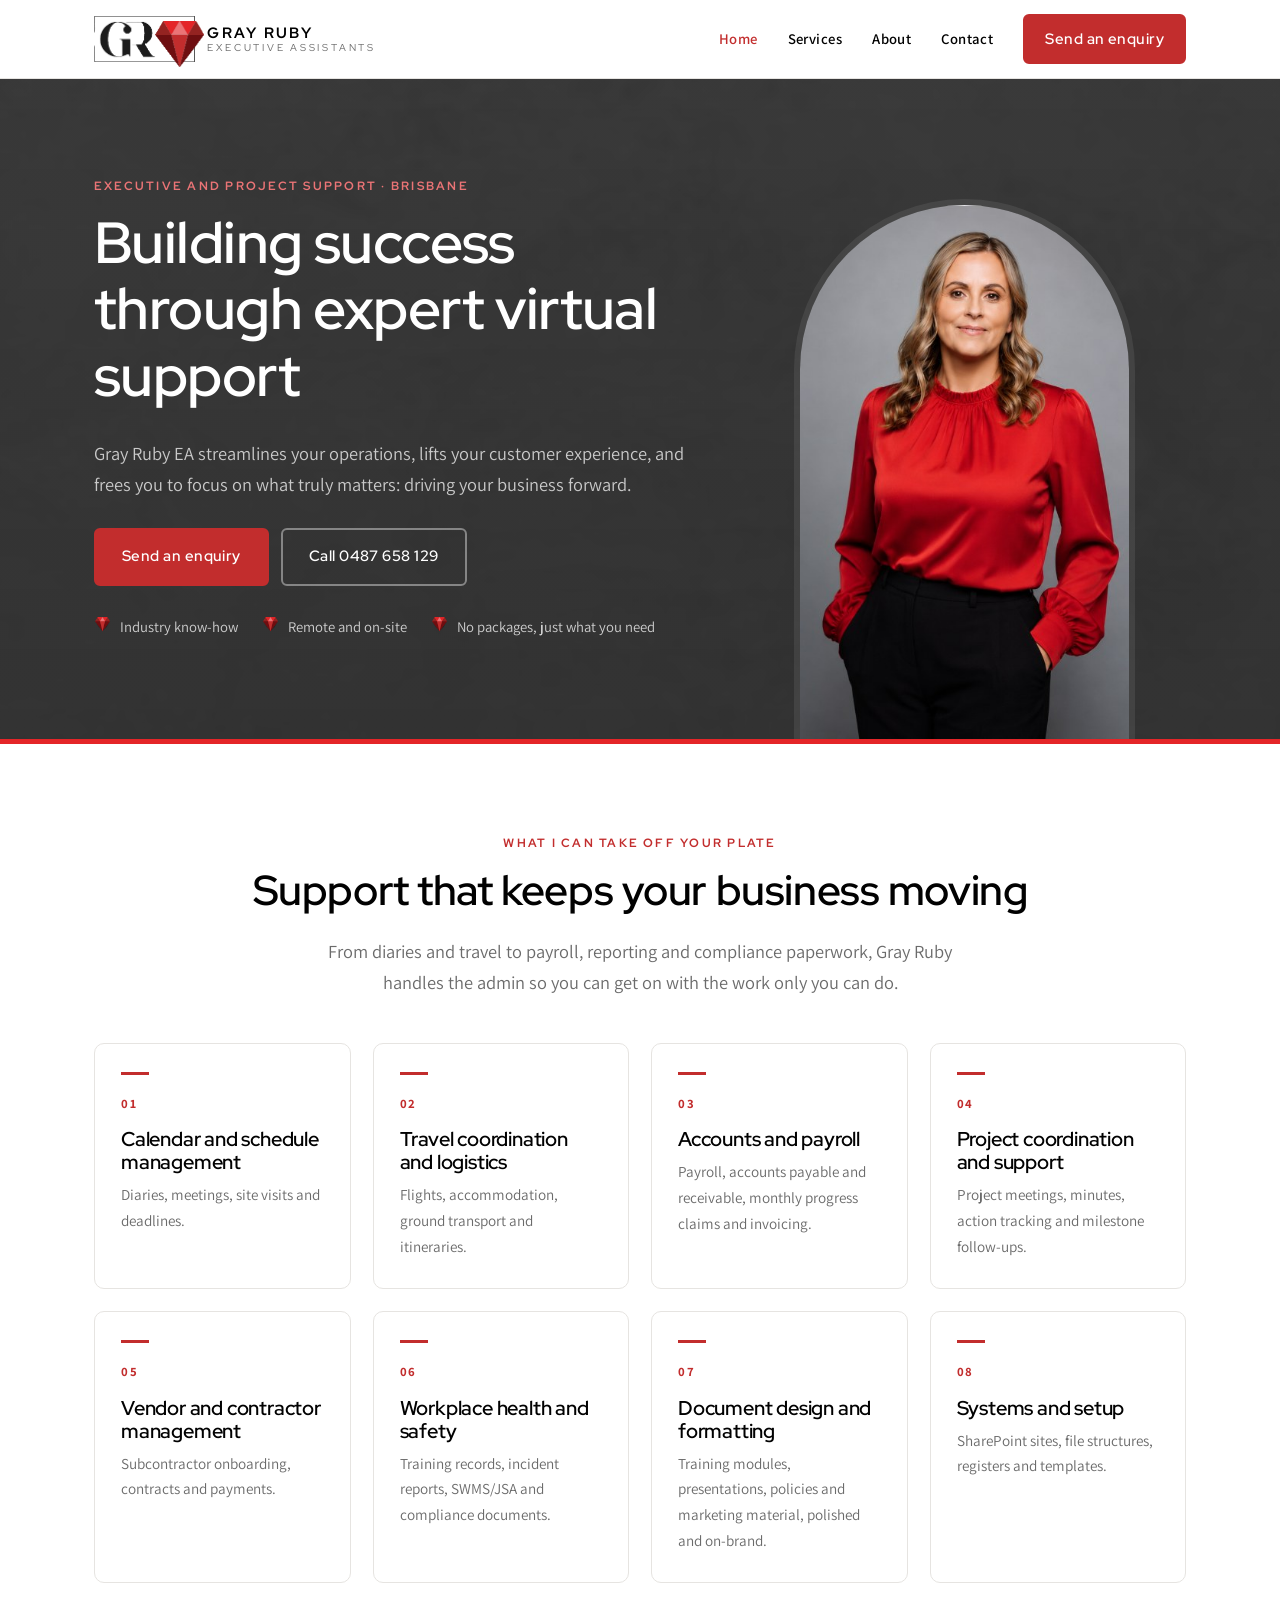
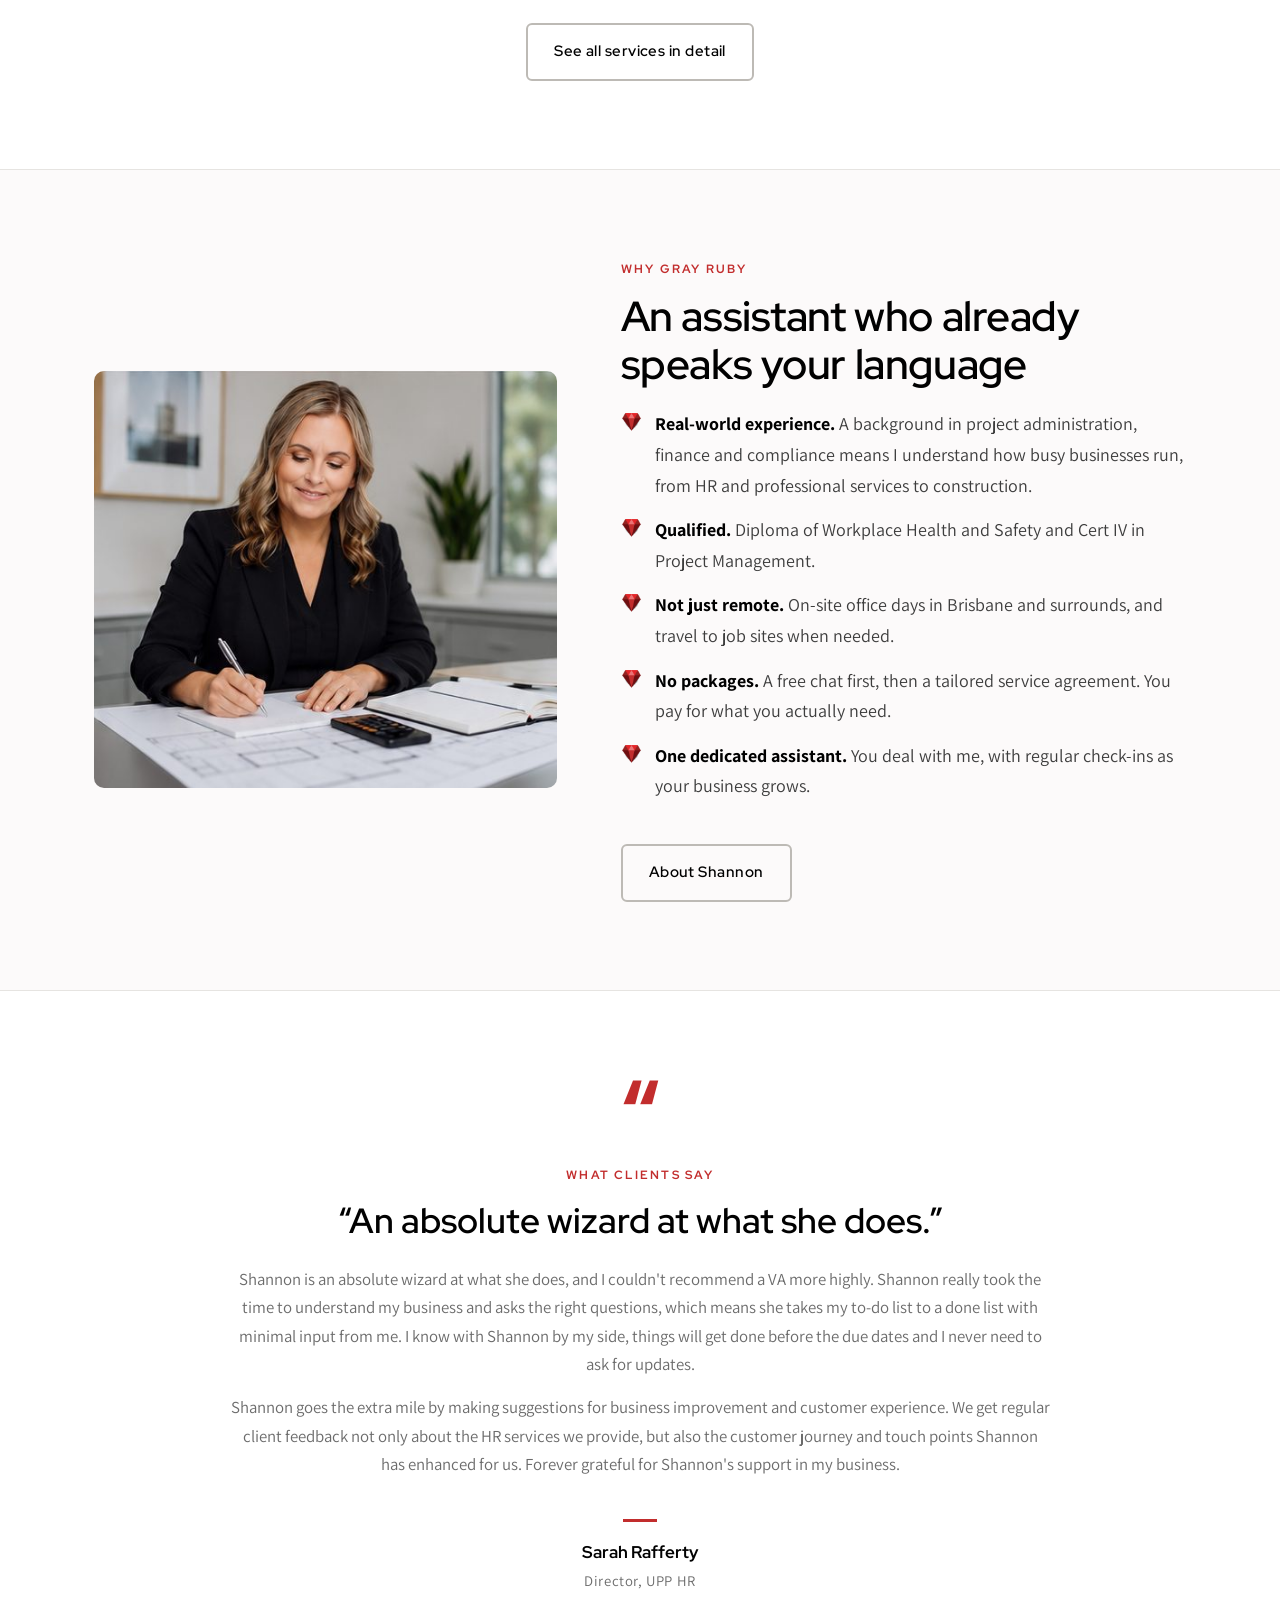
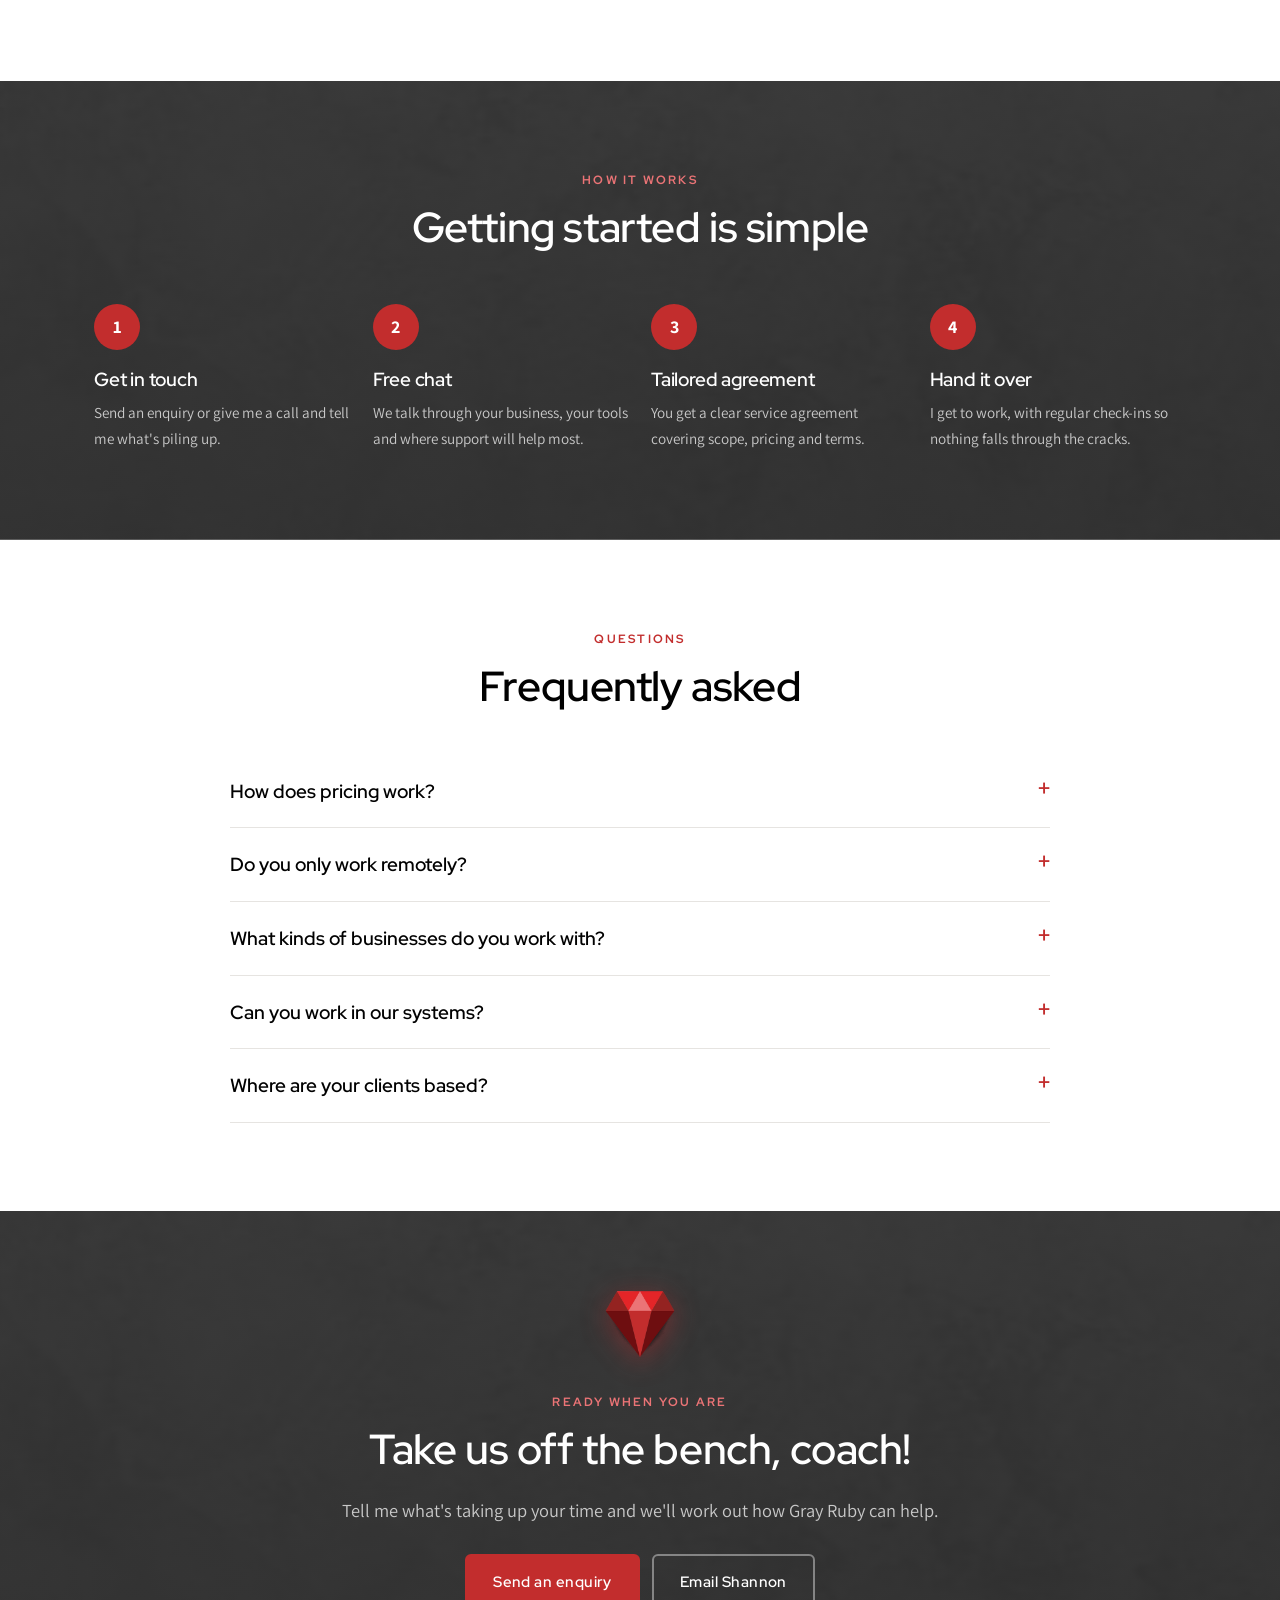
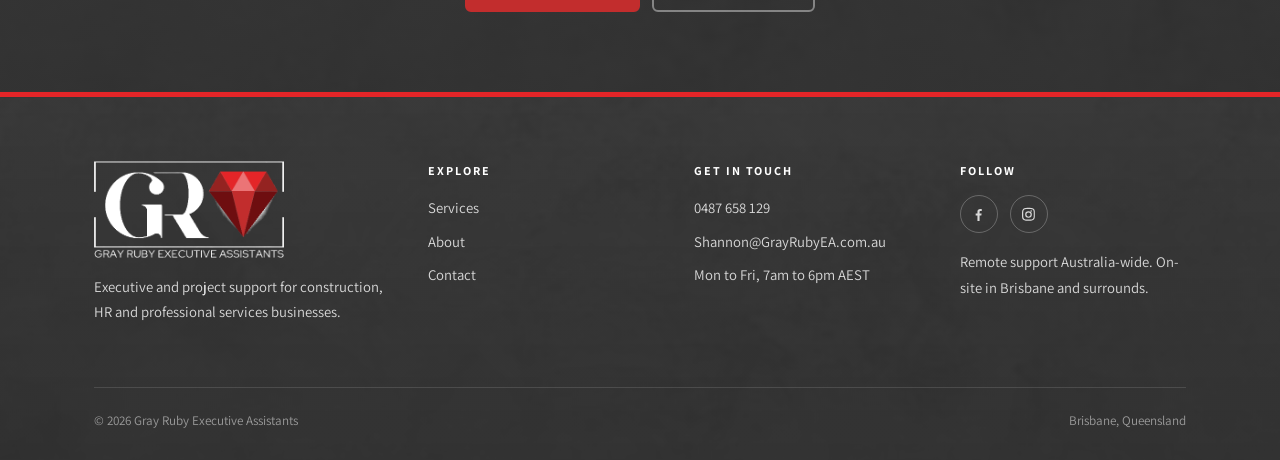
<file: index.html>
<!DOCTYPE html>
<html lang="en-AU">
<head>
<meta charset="utf-8">
<meta name="viewport" content="width=device-width, initial-scale=1">
<title>Gray Ruby Executive Assistants | Brisbane executive and virtual assistant</title>
<meta name="description" content="Executive and virtual assistant support for construction, HR and professional services businesses. Remote Australia-wide, on-site in Brisbane.">
<link rel="canonical" href="https://www.grayrubyea.com.au/">
<meta property="og:type" content="website">
<meta property="og:title" content="Gray Ruby Executive Assistants | Brisbane executive and virtual assistant">
<meta property="og:description" content="Executive and virtual assistant support for construction, HR and professional services businesses. Remote Australia-wide, on-site in Brisbane.">
<meta property="og:url" content="https://www.grayrubyea.com.au/">
<meta property="og:image" content="https://www.grayrubyea.com.au/share.jpg">
<meta name="twitter:card" content="summary_large_image">
<link rel="icon" type="image/png" sizes="32x32" href="/favicon-32.png">
<link rel="apple-touch-icon" href="/apple-touch-icon.png">
<meta name="theme-color" content="#2f2f2f">
<link rel="preconnect" href="https://fonts.googleapis.com">
<link rel="preconnect" href="https://fonts.gstatic.com" crossorigin>
<link href="https://fonts.googleapis.com/css2?family=Assistant:wght@400;600;700&family=Red+Hat+Display:wght@300;400;500;600;700&display=swap" rel="stylesheet">
<link rel="stylesheet" href="/styles.css">
<script>try{if(!sessionStorage.getItem("gr-intro")){document.documentElement.classList.add("ruby-intro");sessionStorage.setItem("gr-intro","1")}}catch(e){document.documentElement.classList.add("ruby-intro")}</script>
</head>
<body>
<header class="site-header">
  <div class="wrap">
    <a class="brand" href="/" aria-label="Gray Ruby Executive Assistants home">
      <span class="brand-mark"><img src="/mark-gr.png" alt="" width="205" height="93"><img class="logo-ruby" src="/ruby-mask.png" alt="" width="74" height="70"><span class="ruby-shine" aria-hidden="true"></span></span>
      <span class="brand-text"><b>GRAY RUBY</b><span>EXECUTIVE ASSISTANTS</span></span>
    </a>
    <button class="menu-toggle" aria-label="Open menu" aria-expanded="false" aria-controls="nav"><span></span><span></span><span></span></button>
    <nav class="nav" id="nav">
      <a href="/" aria-current="page">Home</a>
      <a href="/services">Services</a>
      <a href="/about">About</a>
      <a href="/contact">Contact</a>
      <a class="btn" href="/contact">Send an enquiry</a>
    </nav>
  </div>
</header>
<main>

<section class="hero dark ruby-rule">
  <div class="wrap">
    <div class="hero-copy">
      <span class="eyebrow">Executive and project support &middot; Brisbane</span>
      <h1>Building success through expert virtual support</h1>
      <p class="lead">Gray Ruby EA streamlines your operations, lifts your customer experience, and frees you to focus on what truly matters: driving your business forward.</p>
      <div class="btn-row">
        <a class="btn" href="/contact">Send an enquiry</a>
        <a class="btn ghost" href="tel:+61487658129">Call 0487 658 129</a>
      </div>
      <ul class="hero-points">
        <li>Industry know-how</li>
        <li>Remote and on-site</li>
        <li>No packages, just what you need</li>
      </ul>
    </div>
    <div class="hero-photo">
      <img src="/shannon-red.jpg" alt="Shannon Krytenberg, founder of Gray Ruby Executive Assistants" width="430" height="698">
    </div>
  </div>
</section>

<section class="section">
  <div class="wrap">
    <div class="section-head center">
      <span class="eyebrow">What I can take off your plate</span>
      <h2>Support that keeps your business moving</h2>
      <p class="lead">From diaries and travel to payroll, reporting and compliance paperwork, Gray Ruby handles the admin so you can get on with the work only you can do.</p>
    </div>
    <div class="grid grid-4">
        <div class="card"><span class="num">01</span><h3>Calendar and schedule management</h3><p>Diaries, meetings, site visits and deadlines.</p></div>
        <div class="card"><span class="num">02</span><h3>Travel coordination and logistics</h3><p>Flights, accommodation, ground transport and itineraries.</p></div>
        <div class="card"><span class="num">03</span><h3>Accounts and payroll</h3><p>Payroll, accounts payable and receivable, monthly progress claims and invoicing.</p></div>
        <div class="card"><span class="num">04</span><h3>Project coordination and support</h3><p>Project meetings, minutes, action tracking and milestone follow-ups.</p></div>
        <div class="card"><span class="num">05</span><h3>Vendor and contractor management</h3><p>Subcontractor onboarding, contracts and payments.</p></div>
        <div class="card"><span class="num">06</span><h3>Workplace health and safety</h3><p>Training records, incident reports, SWMS/JSA and compliance documents.</p></div>
        <div class="card"><span class="num">07</span><h3>Document design and formatting</h3><p>Training modules, presentations, policies and marketing material, polished and on-brand.</p></div>
        <div class="card"><span class="num">08</span><h3>Systems and setup</h3><p>SharePoint sites, file structures, registers and templates.</p></div>
    </div>
    <div class="section-foot center"><a class="btn ghost" href="/services">See all services in detail</a></div>
  </div>
</section>

<section class="section stone">
  <div class="wrap split photo-left">
    <div class="photo-frame"><img src="/shannon-desk.jpg" alt="Shannon Krytenberg working at her desk" width="512" height="462" loading="lazy"></div>
    <div>
      <span class="eyebrow">Why Gray Ruby</span>
      <h2>An assistant who already speaks your language</h2>
      <ul class="ticks">
        <li><strong>Real-world experience.</strong> A background in project administration, finance and compliance means I understand how busy businesses run, from HR and professional services to construction.</li>
        <li><strong>Qualified.</strong> Diploma of Workplace Health and Safety and Cert IV in Project Management.</li>
        <li><strong>Not just remote.</strong> On-site office days in Brisbane and surrounds, and travel to job sites when needed.</li>
        <li><strong>No packages.</strong> A free chat first, then a tailored service agreement. You pay for what you actually need.</li>
        <li><strong>One dedicated assistant.</strong> You deal with me, with regular check-ins as your business grows.</li>
      </ul>
      <div class="btn-row"><a class="btn ghost" href="/about">About Shannon</a></div>
    </div>
  </div>
</section>

<section class="section testimonial-section">
  <div class="wrap">
    <figure class="testimonial">
      <span class="eyebrow">What clients say</span>
      <p class="pull">&ldquo;An absolute wizard at what she does.&rdquo;</p>
      <blockquote>
        <p>Shannon is an absolute wizard at what she does, and I couldn't recommend a VA more highly. Shannon really took the time to understand my business and asks the right questions, which means she takes my to-do list to a done list with minimal input from me. I know with Shannon by my side, things will get done before the due dates and I never need to ask for updates.</p>
        <p>Shannon goes the extra mile by making suggestions for business improvement and customer experience. We get regular client feedback not only about the HR services we provide, but also the customer journey and touch points Shannon has enhanced for us. Forever grateful for Shannon's support in my business.</p>
      </blockquote>
      <figcaption><strong>Sarah Rafferty</strong><span>Director, UPP HR</span></figcaption>
    </figure>
  </div>
</section>

<section class="section dark">
  <div class="wrap">
    <div class="section-head center">
      <span class="eyebrow">How it works</span>
      <h2>Getting started is simple</h2>
    </div>
    <div class="grid grid-4 steps">
      <div class="step"><div class="dot">1</div><h3>Get in touch</h3><p>Send an enquiry or give me a call and tell me what's piling up.</p></div>
      <div class="step"><div class="dot">2</div><h3>Free chat</h3><p>We talk through your business, your tools and where support will help most.</p></div>
      <div class="step"><div class="dot">3</div><h3>Tailored agreement</h3><p>You get a clear service agreement covering scope, pricing and terms.</p></div>
      <div class="step"><div class="dot">4</div><h3>Hand it over</h3><p>I get to work, with regular check-ins so nothing falls through the cracks.</p></div>
    </div>
  </div>
</section>

<section class="section">
  <div class="wrap">
    <div class="section-head center">
      <span class="eyebrow">Questions</span>
      <h2>Frequently asked</h2>
    </div>
    <div class="faq">
      <details><summary>How does pricing work?</summary><p>There are no fixed packages. After a free chat about what you need, I put together a service agreement that sets out the scope, pricing and terms, so you only pay for the support you use.</p></details>
      <details><summary>Do you only work remotely?</summary><p>Most work is done remotely, but I also offer on-site office days in Brisbane and surrounds, and can travel to job sites when required.</p></details>
      <details><summary>What kinds of businesses do you work with?</summary><p>I work with business owners and directors across a range of industries, including HR consultancies, professional services and construction. Every client gets support tailored to the way their business works, whatever the industry.</p></details>
      <details><summary>Can you work in our systems?</summary><p>Yes. I work in the tools you already use, and if your systems need some tidying up, I can assist with setting up SharePoint sites, file structures, registers and templates.</p></details>
      <details><summary>Where are your clients based?</summary><p>I'm based in Brisbane and support businesses remotely across Australia.</p></details>
    </div>
  </div>
</section>

<section class="cta dark ruby-rule">
  <div class="wrap">
    <div class="gem" aria-hidden="true"><img src="/ruby.png" alt="" width="256" height="256"><span class="gem-shine"></span></div>
    <span class="eyebrow">Ready when you are</span>
    <h2>Take us off the bench, coach!</h2>
    <p class="lead" style="margin:0 auto">Tell me what's taking up your time and we'll work out how Gray Ruby can help.</p>
    <div class="btn-row">
      <a class="btn" href="/contact">Send an enquiry</a>
      <a class="btn ghost" href="mailto:Shannon@GrayRubyEA.com.au">Email Shannon</a>
    </div>
  </div>
</section>
</main>
<footer class="site-footer dark">
  <div class="wrap">
    <div class="cols">
      <div>
        <img src="/logo-stacked-white.png" alt="Gray Ruby Executive Assistants" width="416" height="213">
        <p>Executive and project support for construction, HR and professional services businesses.</p>
      </div>
      <div>
        <h4>Explore</h4>
        <ul>
          <li><a href="/services">Services</a></li>
          <li><a href="/about">About</a></li>
          <li><a href="/contact">Contact</a></li>
        </ul>
      </div>
      <div>
        <h4>Get in touch</h4>
        <ul>
          <li><a href="tel:+61487658129">0487 658 129</a></li>
          <li><a href="mailto:Shannon@GrayRubyEA.com.au">Shannon@GrayRubyEA.com.au</a></li>
          <li>Mon to Fri, 7am to 6pm AEST</li>
        </ul>
      </div>
      <div>
        <h4>Follow</h4>
        <div class="social">
          <a href="https://www.facebook.com/profile.php?id=61559877953396" target="_blank" rel="noopener" aria-label="Gray Ruby EA on Facebook"><svg viewBox="0 0 24 24" aria-hidden="true"><path d="M13.5 21v-7.5h2.5l.4-3h-2.9V8.6c0-.9.3-1.5 1.5-1.5h1.6V4.4c-.3 0-1.2-.1-2.3-.1-2.3 0-3.8 1.4-3.8 3.9v2.3H8v3h2.5V21h3z"/></svg></a>
          <a href="https://www.instagram.com/grayrubyea" target="_blank" rel="noopener" aria-label="Gray Ruby EA on Instagram"><svg viewBox="0 0 24 24" aria-hidden="true"><path d="M12 7.3A4.7 4.7 0 1 0 12 16.7 4.7 4.7 0 0 0 12 7.3zm0 7.7a3 3 0 1 1 0-6 3 3 0 0 1 0 6zm4.9-7.9a1.1 1.1 0 1 1-2.2 0 1.1 1.1 0 0 1 2.2 0zM21 8.1c-.1-1.5-.4-2.8-1.5-3.9S17.1 2.8 15.6 2.7C14.1 2.6 9.9 2.6 8.4 2.7 6.9 2.8 5.6 3.1 4.5 4.2S3 6.6 2.9 8.1c-.1 1.5-.1 5.7 0 7.2.1 1.5.4 2.8 1.5 3.9s2.4 1.4 3.9 1.5c1.5.1 5.7.1 7.2 0 1.5-.1 2.8-.4 3.9-1.5s1.4-2.4 1.5-3.9c.1-1.5.1-5.7 0-7.2zm-2 8.8a3 3 0 0 1-1.7 1.7c-1.2.5-4 .4-5.3.4s-4.1.1-5.3-.4a3 3 0 0 1-1.7-1.7c-.5-1.2-.4-4-.4-5.3s-.1-4.1.4-5.3A3 3 0 0 1 6.7 4.6C7.9 4.1 10.7 4.2 12 4.2s4.1-.1 5.3.4A3 3 0 0 1 19 6.3c.5 1.2.4 4 .4 5.3s.1 4.1-.4 5.3z"/></svg></a>
        </div>
        <p style="margin-top:16px">Remote support Australia-wide. On-site in Brisbane and surrounds.</p>
      </div>
    </div>
    <div class="legal">
      <span>&copy; <span data-year>2026</span> Gray Ruby Executive Assistants</span>
      <span>Brisbane, Queensland</span>
    </div>
  </div>
</footer>
<script src="/site.js"></script>
</body>
</html>
</file>
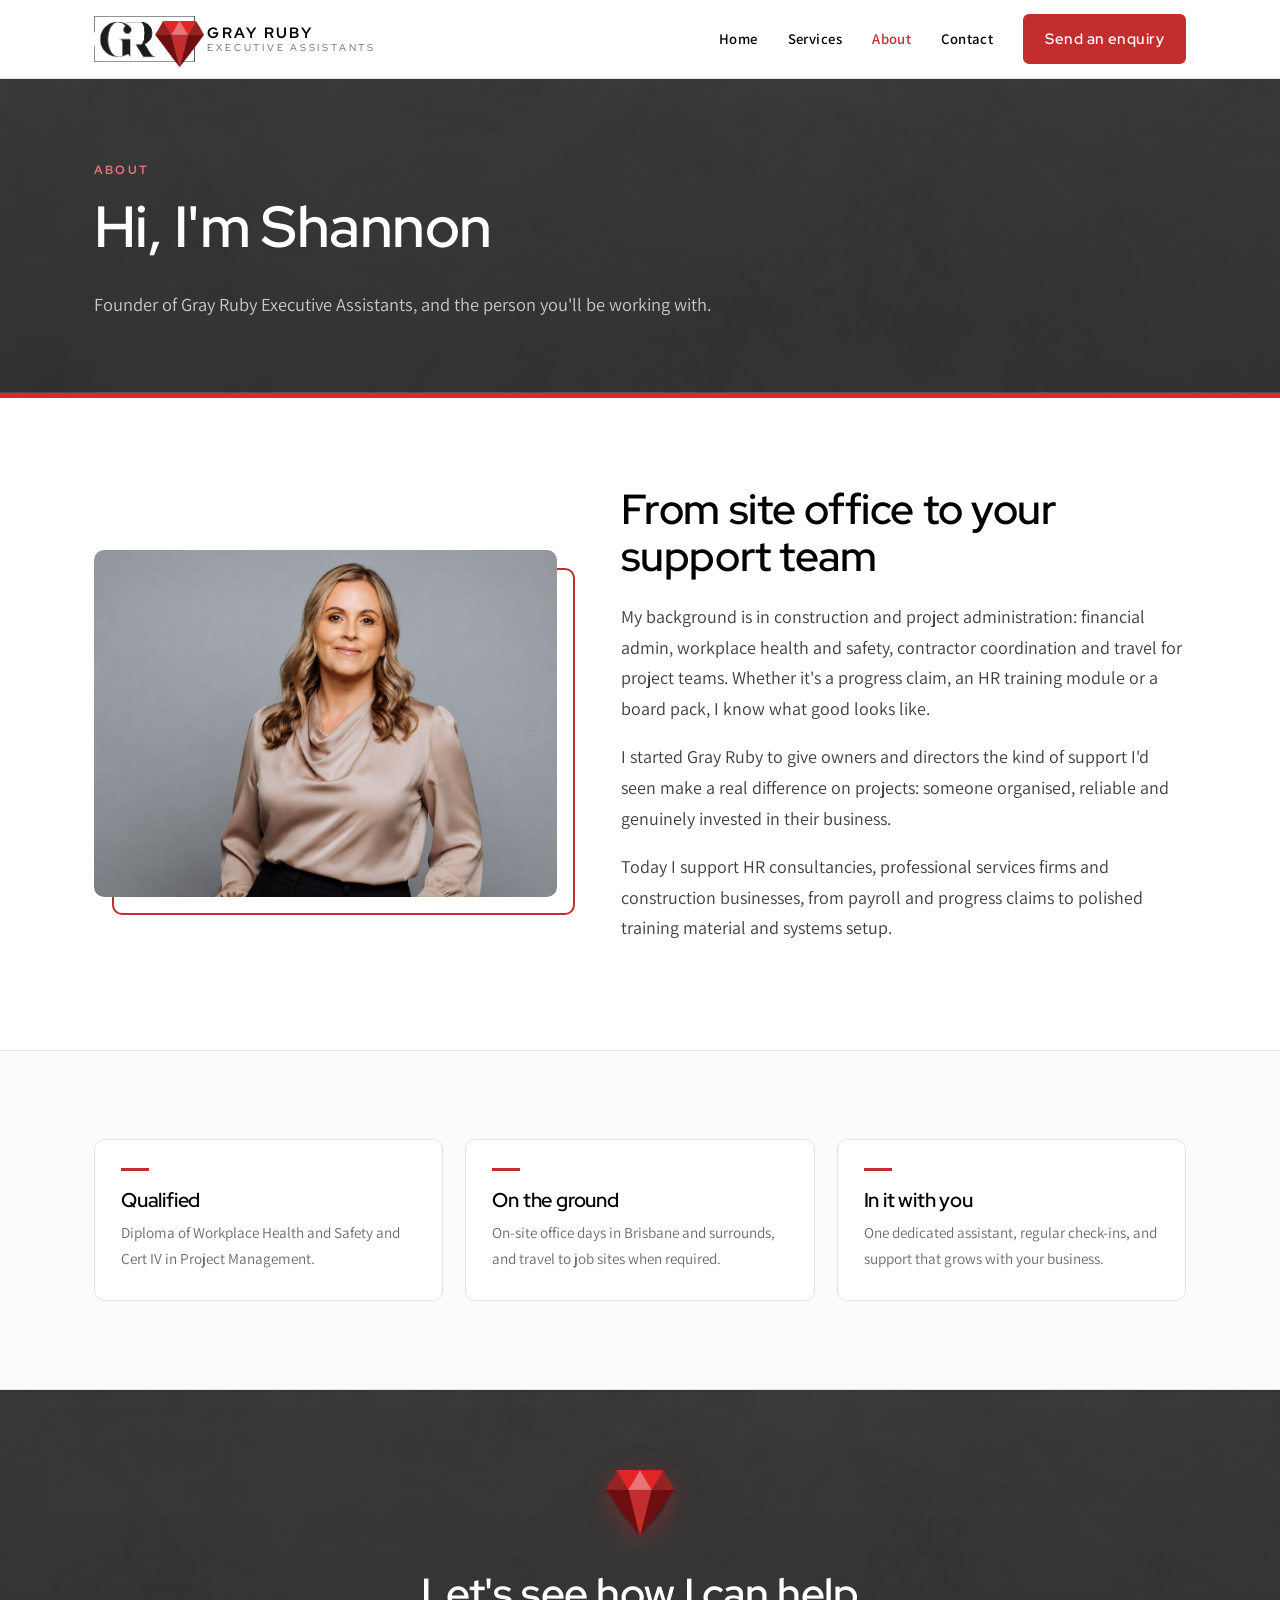
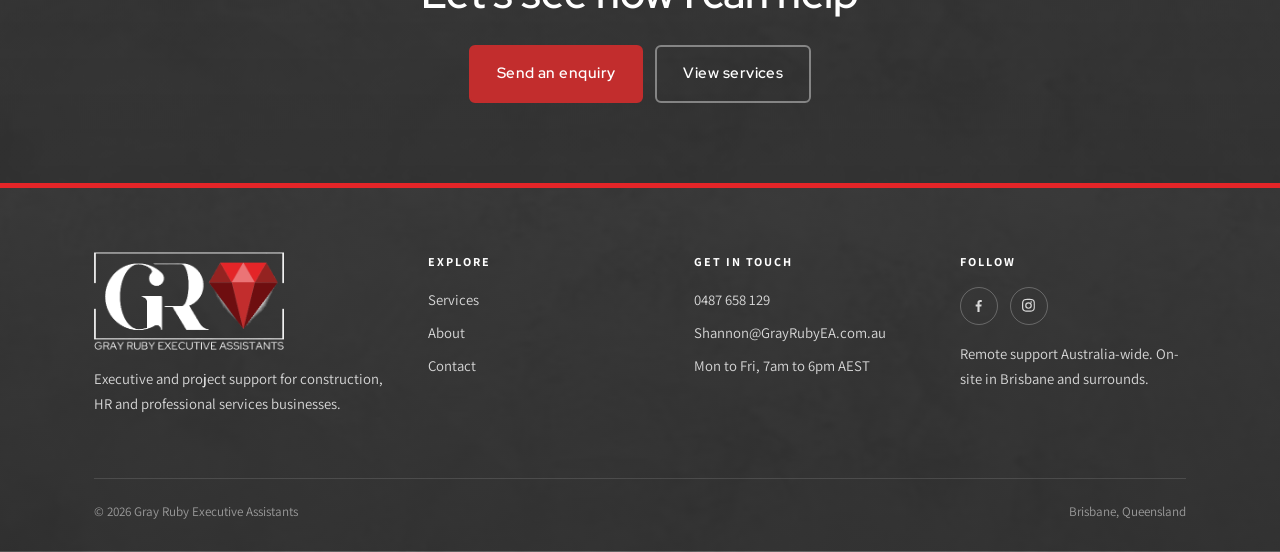
<file: about.html>
<!DOCTYPE html>
<html lang="en-AU">
<head>
<meta charset="utf-8">
<meta name="viewport" content="width=device-width, initial-scale=1">
<title>About Shannon | Gray Ruby Executive Assistants</title>
<meta name="description" content="Meet Shannon Krytenberg, founder of Gray Ruby Executive Assistants, with a background in construction and project administration.">
<link rel="canonical" href="https://www.grayrubyea.com.au/about">
<meta property="og:type" content="website">
<meta property="og:title" content="About Shannon | Gray Ruby Executive Assistants">
<meta property="og:description" content="Meet Shannon Krytenberg, founder of Gray Ruby Executive Assistants, with a background in construction and project administration.">
<meta property="og:url" content="https://www.grayrubyea.com.au/about">
<meta property="og:image" content="https://www.grayrubyea.com.au/share.jpg">
<meta name="twitter:card" content="summary_large_image">
<link rel="icon" type="image/png" sizes="32x32" href="/favicon-32.png">
<link rel="apple-touch-icon" href="/apple-touch-icon.png">
<meta name="theme-color" content="#2f2f2f">
<link rel="preconnect" href="https://fonts.googleapis.com">
<link rel="preconnect" href="https://fonts.gstatic.com" crossorigin>
<link href="https://fonts.googleapis.com/css2?family=Assistant:wght@400;600;700&family=Red+Hat+Display:wght@300;400;500;600;700&display=swap" rel="stylesheet">
<link rel="stylesheet" href="/styles.css">
<script>try{if(!sessionStorage.getItem("gr-intro")){document.documentElement.classList.add("ruby-intro");sessionStorage.setItem("gr-intro","1")}}catch(e){document.documentElement.classList.add("ruby-intro")}</script>
</head>
<body>
<header class="site-header">
  <div class="wrap">
    <a class="brand" href="/" aria-label="Gray Ruby Executive Assistants home">
      <span class="brand-mark"><img src="/mark-gr.png" alt="" width="205" height="93"><img class="logo-ruby" src="/ruby-mask.png" alt="" width="74" height="70"><span class="ruby-shine" aria-hidden="true"></span></span>
      <span class="brand-text"><b>GRAY RUBY</b><span>EXECUTIVE ASSISTANTS</span></span>
    </a>
    <button class="menu-toggle" aria-label="Open menu" aria-expanded="false" aria-controls="nav"><span></span><span></span><span></span></button>
    <nav class="nav" id="nav">
      <a href="/">Home</a>
      <a href="/services">Services</a>
      <a href="/about" aria-current="page">About</a>
      <a href="/contact">Contact</a>
      <a class="btn" href="/contact">Send an enquiry</a>
    </nav>
  </div>
</header>
<main>

<section class="page-head dark ruby-rule">
  <div class="wrap">
    <span class="eyebrow">About</span>
    <h1>Hi, I'm Shannon</h1>
    <p class="lead">Founder of Gray Ruby Executive Assistants, and the person you'll be working with.</p>
  </div>
</section>

<section class="section">
  <div class="wrap split photo-left">
    <div class="photo-frame"><img src="/shannon-bronze.jpg" alt="Shannon Krytenberg, founder of Gray Ruby Executive Assistants" width="1200" height="900"></div>
    <div>
      <h2>From site office to your support team</h2>
      <p>My background is in construction and project administration: financial admin, workplace health and safety, contractor coordination and travel for project teams. Whether it's a progress claim, an HR training module or a board pack, I know what good looks like.</p>
      <p>I started Gray Ruby to give owners and directors the kind of support I'd seen make a real difference on projects: someone organised, reliable and genuinely invested in their business.</p>
      <p>Today I support HR consultancies, professional services firms and construction businesses, from payroll and progress claims to polished training material and systems setup.</p>
    </div>
  </div>
</section>

<section class="section stone">
  <div class="wrap">
    <div class="grid grid-3">
      <div class="card"><h3>Qualified</h3><p>Diploma of Workplace Health and Safety and Cert IV in Project Management.</p></div>
      <div class="card"><h3>On the ground</h3><p>On-site office days in Brisbane and surrounds, and travel to job sites when required.</p></div>
      <div class="card"><h3>In it with you</h3><p>One dedicated assistant, regular check-ins, and support that grows with your business.</p></div>
    </div>
  </div>
</section>

<section class="cta dark ruby-rule">
  <div class="wrap">
    <div class="gem" aria-hidden="true"><img src="/ruby.png" alt="" width="256" height="256"><span class="gem-shine"></span></div>
    <h2>Let's see how I can help</h2>
    <div class="btn-row"><a class="btn" href="/contact">Send an enquiry</a><a class="btn ghost" href="/services">View services</a></div>
  </div>
</section>
</main>
<footer class="site-footer dark">
  <div class="wrap">
    <div class="cols">
      <div>
        <img src="/logo-stacked-white.png" alt="Gray Ruby Executive Assistants" width="416" height="213">
        <p>Executive and project support for construction, HR and professional services businesses.</p>
      </div>
      <div>
        <h4>Explore</h4>
        <ul>
          <li><a href="/services">Services</a></li>
          <li><a href="/about">About</a></li>
          <li><a href="/contact">Contact</a></li>
        </ul>
      </div>
      <div>
        <h4>Get in touch</h4>
        <ul>
          <li><a href="tel:+61487658129">0487 658 129</a></li>
          <li><a href="mailto:Shannon@GrayRubyEA.com.au">Shannon@GrayRubyEA.com.au</a></li>
          <li>Mon to Fri, 7am to 6pm AEST</li>
        </ul>
      </div>
      <div>
        <h4>Follow</h4>
        <div class="social">
          <a href="https://www.facebook.com/profile.php?id=61559877953396" target="_blank" rel="noopener" aria-label="Gray Ruby EA on Facebook"><svg viewBox="0 0 24 24" aria-hidden="true"><path d="M13.5 21v-7.5h2.5l.4-3h-2.9V8.6c0-.9.3-1.5 1.5-1.5h1.6V4.4c-.3 0-1.2-.1-2.3-.1-2.3 0-3.8 1.4-3.8 3.9v2.3H8v3h2.5V21h3z"/></svg></a>
          <a href="https://www.instagram.com/grayrubyea" target="_blank" rel="noopener" aria-label="Gray Ruby EA on Instagram"><svg viewBox="0 0 24 24" aria-hidden="true"><path d="M12 7.3A4.7 4.7 0 1 0 12 16.7 4.7 4.7 0 0 0 12 7.3zm0 7.7a3 3 0 1 1 0-6 3 3 0 0 1 0 6zm4.9-7.9a1.1 1.1 0 1 1-2.2 0 1.1 1.1 0 0 1 2.2 0zM21 8.1c-.1-1.5-.4-2.8-1.5-3.9S17.1 2.8 15.6 2.7C14.1 2.6 9.9 2.6 8.4 2.7 6.9 2.8 5.6 3.1 4.5 4.2S3 6.6 2.9 8.1c-.1 1.5-.1 5.7 0 7.2.1 1.5.4 2.8 1.5 3.9s2.4 1.4 3.9 1.5c1.5.1 5.7.1 7.2 0 1.5-.1 2.8-.4 3.9-1.5s1.4-2.4 1.5-3.9c.1-1.5.1-5.7 0-7.2zm-2 8.8a3 3 0 0 1-1.7 1.7c-1.2.5-4 .4-5.3.4s-4.1.1-5.3-.4a3 3 0 0 1-1.7-1.7c-.5-1.2-.4-4-.4-5.3s-.1-4.1.4-5.3A3 3 0 0 1 6.7 4.6C7.9 4.1 10.7 4.2 12 4.2s4.1-.1 5.3.4A3 3 0 0 1 19 6.3c.5 1.2.4 4 .4 5.3s.1 4.1-.4 5.3z"/></svg></a>
        </div>
        <p style="margin-top:16px">Remote support Australia-wide. On-site in Brisbane and surrounds.</p>
      </div>
    </div>
    <div class="legal">
      <span>&copy; <span data-year>2026</span> Gray Ruby Executive Assistants</span>
      <span>Brisbane, Queensland</span>
    </div>
  </div>
</footer>
<script src="/site.js"></script>
</body>
</html>
</file>
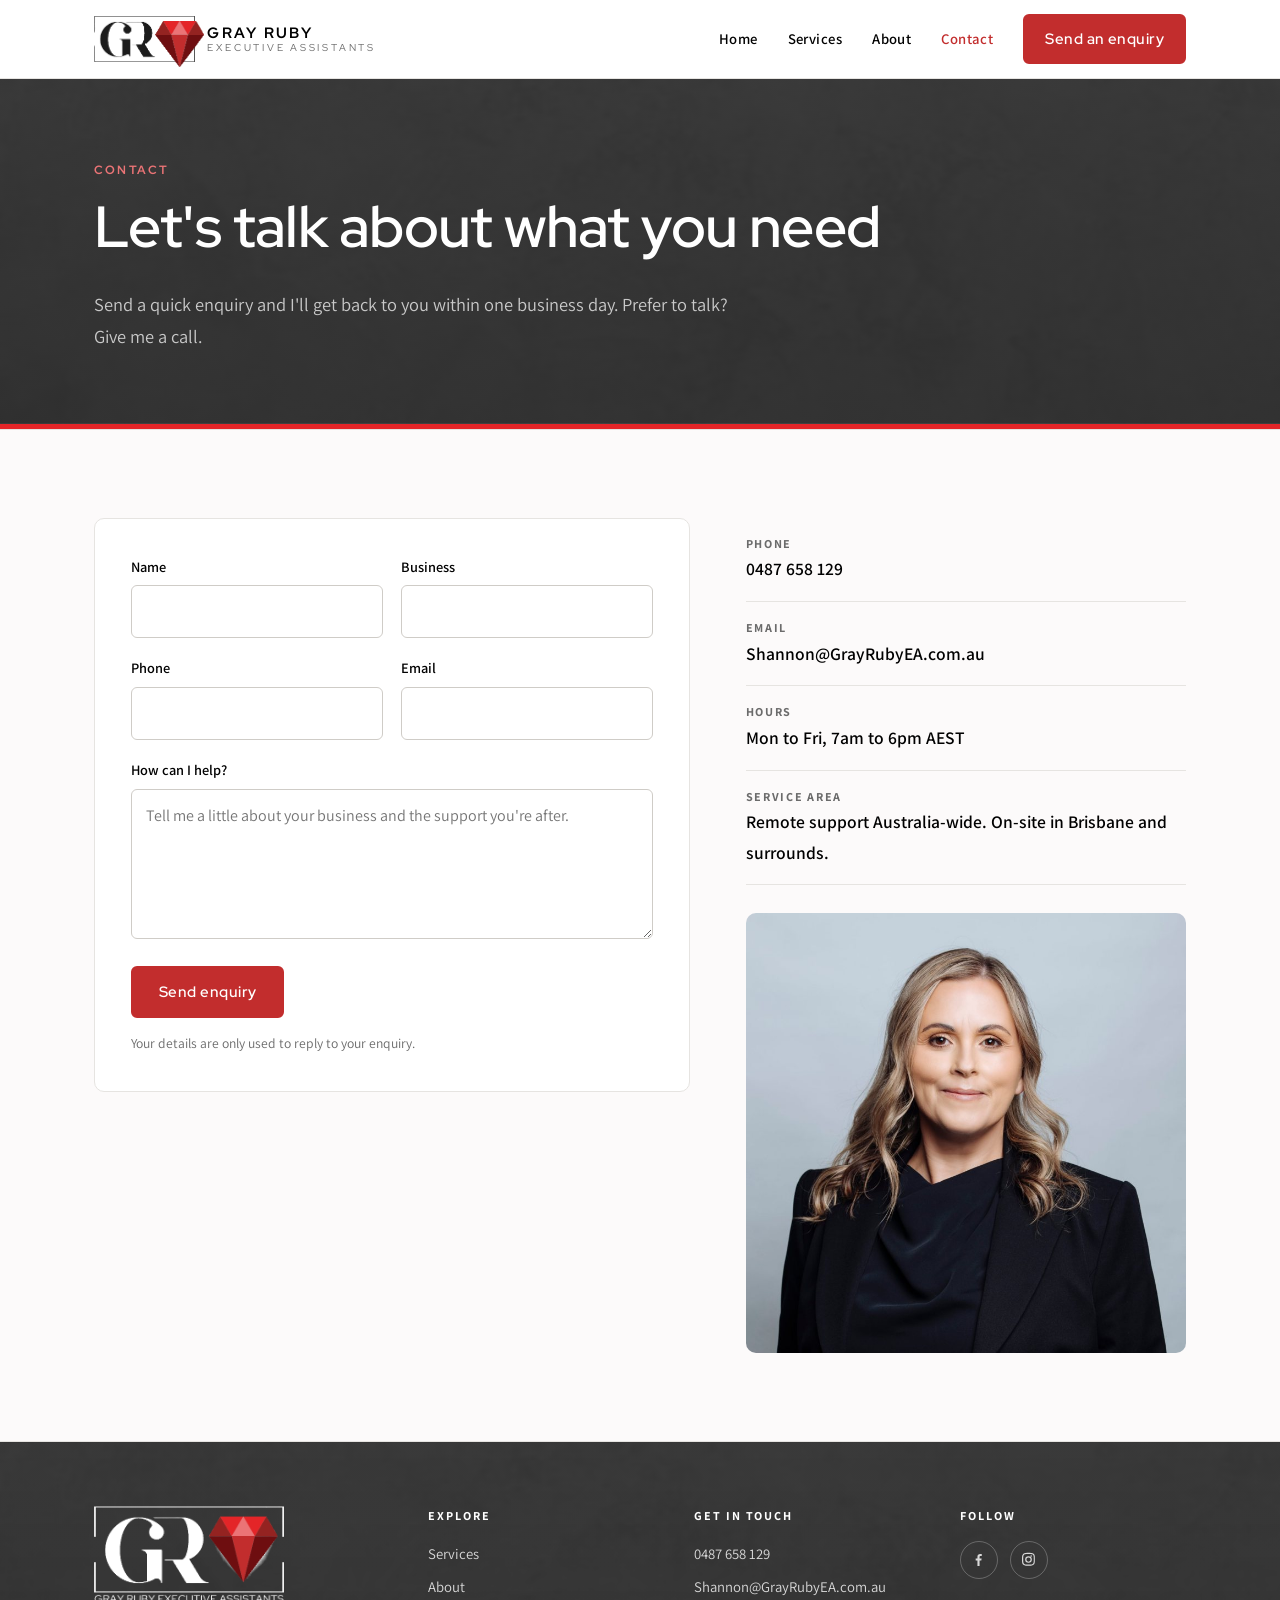
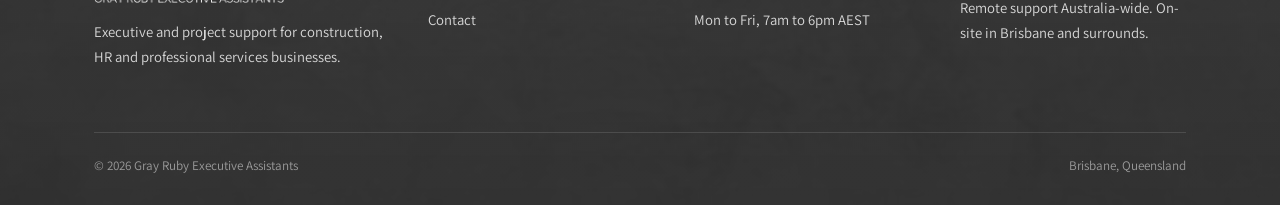
<file: contact.html>
<!DOCTYPE html>
<html lang="en-AU">
<head>
<meta charset="utf-8">
<meta name="viewport" content="width=device-width, initial-scale=1">
<title>Contact | Gray Ruby Executive Assistants</title>
<meta name="description" content="Send an enquiry or call 0487 658 129. Remote support Australia-wide, on-site in Brisbane and surrounds.">
<link rel="canonical" href="https://www.grayrubyea.com.au/contact">
<meta property="og:type" content="website">
<meta property="og:title" content="Contact | Gray Ruby Executive Assistants">
<meta property="og:description" content="Send an enquiry or call 0487 658 129. Remote support Australia-wide, on-site in Brisbane and surrounds.">
<meta property="og:url" content="https://www.grayrubyea.com.au/contact">
<meta property="og:image" content="https://www.grayrubyea.com.au/share.jpg">
<meta name="twitter:card" content="summary_large_image">
<link rel="icon" type="image/png" sizes="32x32" href="/favicon-32.png">
<link rel="apple-touch-icon" href="/apple-touch-icon.png">
<meta name="theme-color" content="#2f2f2f">
<link rel="preconnect" href="https://fonts.googleapis.com">
<link rel="preconnect" href="https://fonts.gstatic.com" crossorigin>
<link href="https://fonts.googleapis.com/css2?family=Assistant:wght@400;600;700&family=Red+Hat+Display:wght@300;400;500;600;700&display=swap" rel="stylesheet">
<link rel="stylesheet" href="/styles.css">
<script>try{if(!sessionStorage.getItem("gr-intro")){document.documentElement.classList.add("ruby-intro");sessionStorage.setItem("gr-intro","1")}}catch(e){document.documentElement.classList.add("ruby-intro")}</script>
</head>
<body>
<header class="site-header">
  <div class="wrap">
    <a class="brand" href="/" aria-label="Gray Ruby Executive Assistants home">
      <span class="brand-mark"><img src="/mark-gr.png" alt="" width="205" height="93"><img class="logo-ruby" src="/ruby-mask.png" alt="" width="74" height="70"><span class="ruby-shine" aria-hidden="true"></span></span>
      <span class="brand-text"><b>GRAY RUBY</b><span>EXECUTIVE ASSISTANTS</span></span>
    </a>
    <button class="menu-toggle" aria-label="Open menu" aria-expanded="false" aria-controls="nav"><span></span><span></span><span></span></button>
    <nav class="nav" id="nav">
      <a href="/">Home</a>
      <a href="/services">Services</a>
      <a href="/about">About</a>
      <a href="/contact" aria-current="page">Contact</a>
      <a class="btn" href="/contact">Send an enquiry</a>
    </nav>
  </div>
</header>
<main>

<section class="page-head dark ruby-rule">
  <div class="wrap">
    <span class="eyebrow">Contact</span>
    <h1>Let's talk about what you need</h1>
    <p class="lead">Send a quick enquiry and I'll get back to you within one business day. Prefer to talk? Give me a call.</p>
  </div>
</section>

<section class="section stone">
  <div class="wrap contact-grid">
    <form class="form" name="enquiry" method="POST" action="/thanks" data-netlify="true" netlify-honeypot="company-website">
      <input type="hidden" name="form-name" value="enquiry">
      <p class="hidden"><label>Leave this empty <input name="company-website"></label></p>
      <div class="row">
        <div class="field"><label for="name">Name</label><input id="name" name="name" autocomplete="name" required></div>
        <div class="field"><label for="business">Business</label><input id="business" name="business" autocomplete="organization"></div>
      </div>
      <div class="row">
        <div class="field"><label for="phone">Phone</label><input id="phone" name="phone" type="tel" autocomplete="tel"></div>
        <div class="field"><label for="email">Email</label><input id="email" name="email" type="email" autocomplete="email" required></div>
      </div>
      <div class="field"><label for="message">How can I help?</label><textarea id="message" name="message" required placeholder="Tell me a little about your business and the support you're after."></textarea></div>
      <button class="btn" type="submit">Send enquiry</button>
      <p class="note">Your details are only used to reply to your enquiry.</p>
    </form>
    <aside>
      <ul class="contact-list">
        <li><span class="k">Phone</span><a href="tel:+61487658129">0487 658 129</a></li>
        <li><span class="k">Email</span><a href="mailto:Shannon@GrayRubyEA.com.au">Shannon@GrayRubyEA.com.au</a></li>
        <li><span class="k">Hours</span><span class="v">Mon to Fri, 7am to 6pm AEST</span></li>
        <li><span class="k">Service area</span><span class="v">Remote support Australia-wide. On-site in Brisbane and surrounds.</span></li>
      </ul>
      <div class="contact-photo"><img src="/shannon-blazer.jpg" alt="Shannon Krytenberg" width="800" height="800" loading="lazy"></div>
    </aside>
  </div>
</section>
</main>
<footer class="site-footer dark">
  <div class="wrap">
    <div class="cols">
      <div>
        <img src="/logo-stacked-white.png" alt="Gray Ruby Executive Assistants" width="416" height="213">
        <p>Executive and project support for construction, HR and professional services businesses.</p>
      </div>
      <div>
        <h4>Explore</h4>
        <ul>
          <li><a href="/services">Services</a></li>
          <li><a href="/about">About</a></li>
          <li><a href="/contact">Contact</a></li>
        </ul>
      </div>
      <div>
        <h4>Get in touch</h4>
        <ul>
          <li><a href="tel:+61487658129">0487 658 129</a></li>
          <li><a href="mailto:Shannon@GrayRubyEA.com.au">Shannon@GrayRubyEA.com.au</a></li>
          <li>Mon to Fri, 7am to 6pm AEST</li>
        </ul>
      </div>
      <div>
        <h4>Follow</h4>
        <div class="social">
          <a href="https://www.facebook.com/profile.php?id=61559877953396" target="_blank" rel="noopener" aria-label="Gray Ruby EA on Facebook"><svg viewBox="0 0 24 24" aria-hidden="true"><path d="M13.5 21v-7.5h2.5l.4-3h-2.9V8.6c0-.9.3-1.5 1.5-1.5h1.6V4.4c-.3 0-1.2-.1-2.3-.1-2.3 0-3.8 1.4-3.8 3.9v2.3H8v3h2.5V21h3z"/></svg></a>
          <a href="https://www.instagram.com/grayrubyea" target="_blank" rel="noopener" aria-label="Gray Ruby EA on Instagram"><svg viewBox="0 0 24 24" aria-hidden="true"><path d="M12 7.3A4.7 4.7 0 1 0 12 16.7 4.7 4.7 0 0 0 12 7.3zm0 7.7a3 3 0 1 1 0-6 3 3 0 0 1 0 6zm4.9-7.9a1.1 1.1 0 1 1-2.2 0 1.1 1.1 0 0 1 2.2 0zM21 8.1c-.1-1.5-.4-2.8-1.5-3.9S17.1 2.8 15.6 2.7C14.1 2.6 9.9 2.6 8.4 2.7 6.9 2.8 5.6 3.1 4.5 4.2S3 6.6 2.9 8.1c-.1 1.5-.1 5.7 0 7.2.1 1.5.4 2.8 1.5 3.9s2.4 1.4 3.9 1.5c1.5.1 5.7.1 7.2 0 1.5-.1 2.8-.4 3.9-1.5s1.4-2.4 1.5-3.9c.1-1.5.1-5.7 0-7.2zm-2 8.8a3 3 0 0 1-1.7 1.7c-1.2.5-4 .4-5.3.4s-4.1.1-5.3-.4a3 3 0 0 1-1.7-1.7c-.5-1.2-.4-4-.4-5.3s-.1-4.1.4-5.3A3 3 0 0 1 6.7 4.6C7.9 4.1 10.7 4.2 12 4.2s4.1-.1 5.3.4A3 3 0 0 1 19 6.3c.5 1.2.4 4 .4 5.3s.1 4.1-.4 5.3z"/></svg></a>
        </div>
        <p style="margin-top:16px">Remote support Australia-wide. On-site in Brisbane and surrounds.</p>
      </div>
    </div>
    <div class="legal">
      <span>&copy; <span data-year>2026</span> Gray Ruby Executive Assistants</span>
      <span>Brisbane, Queensland</span>
    </div>
  </div>
</footer>
<script src="/site.js"></script>
</body>
</html>
</file>
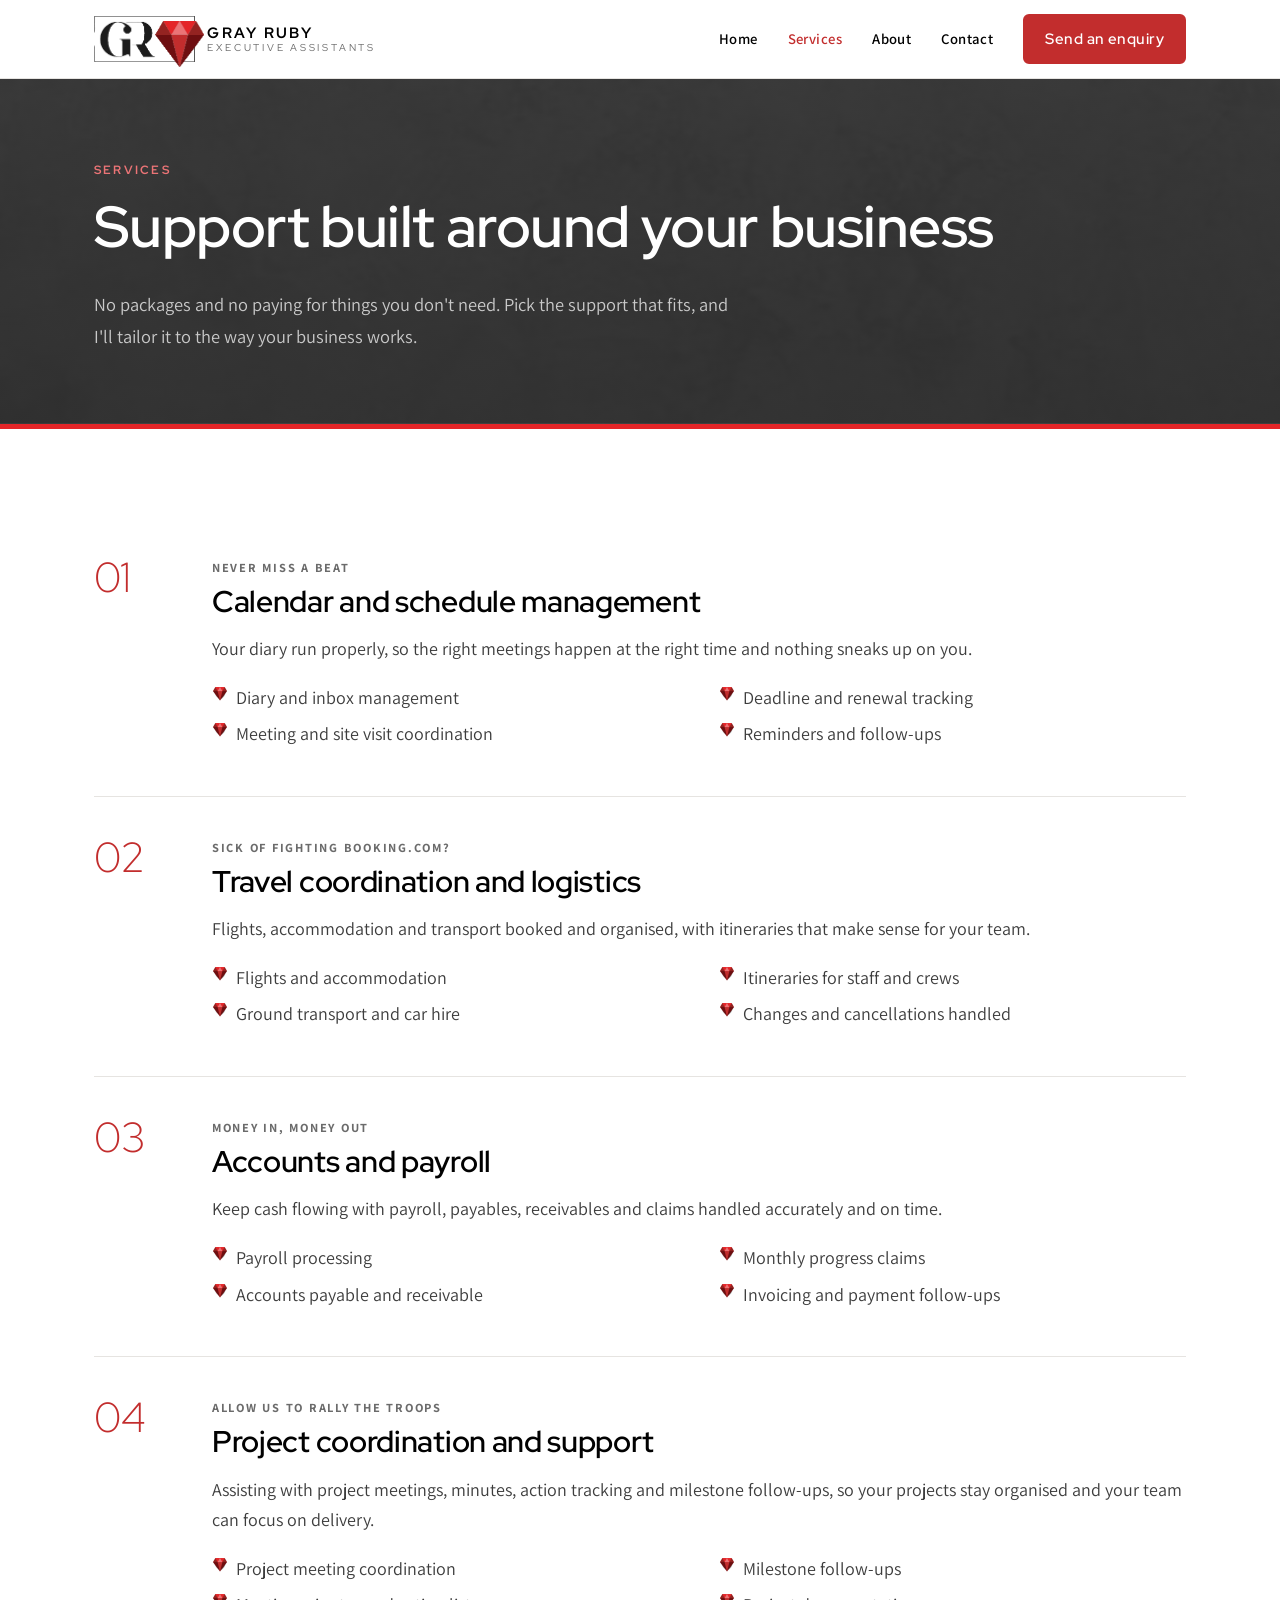
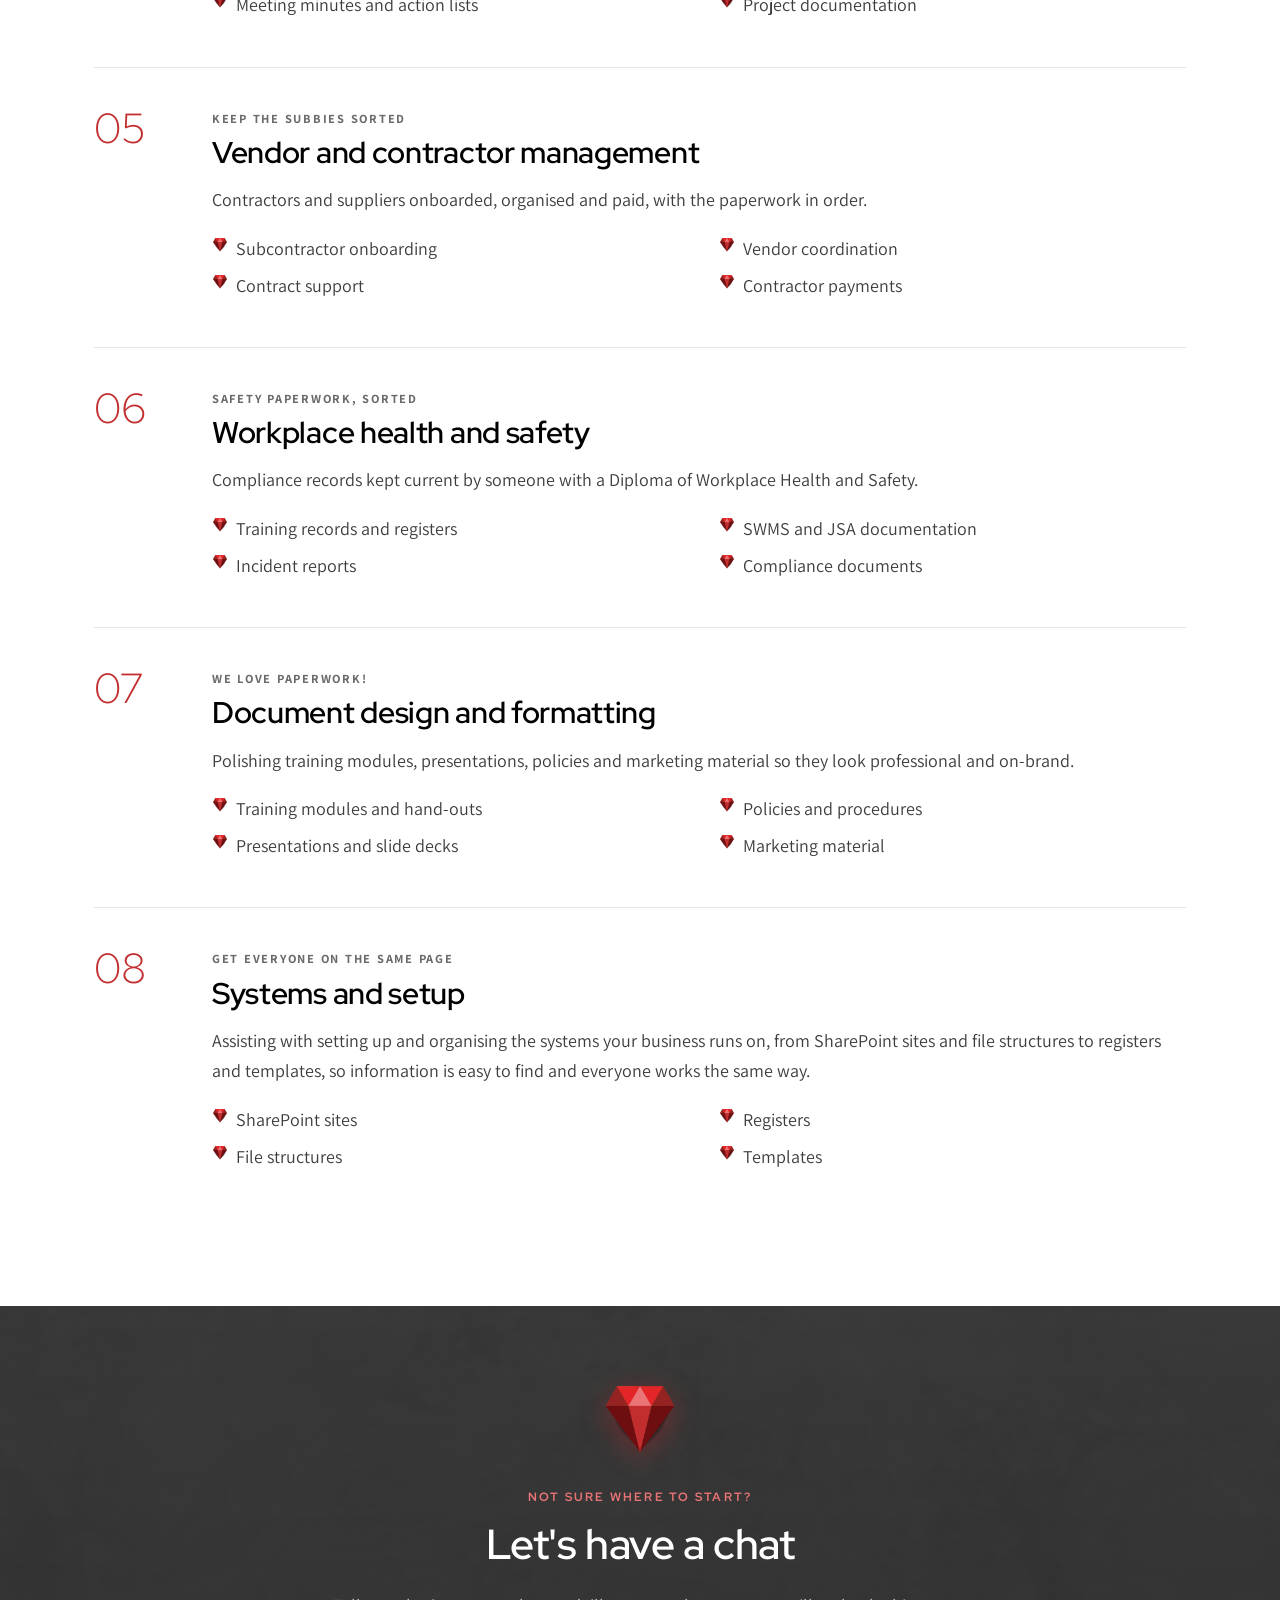
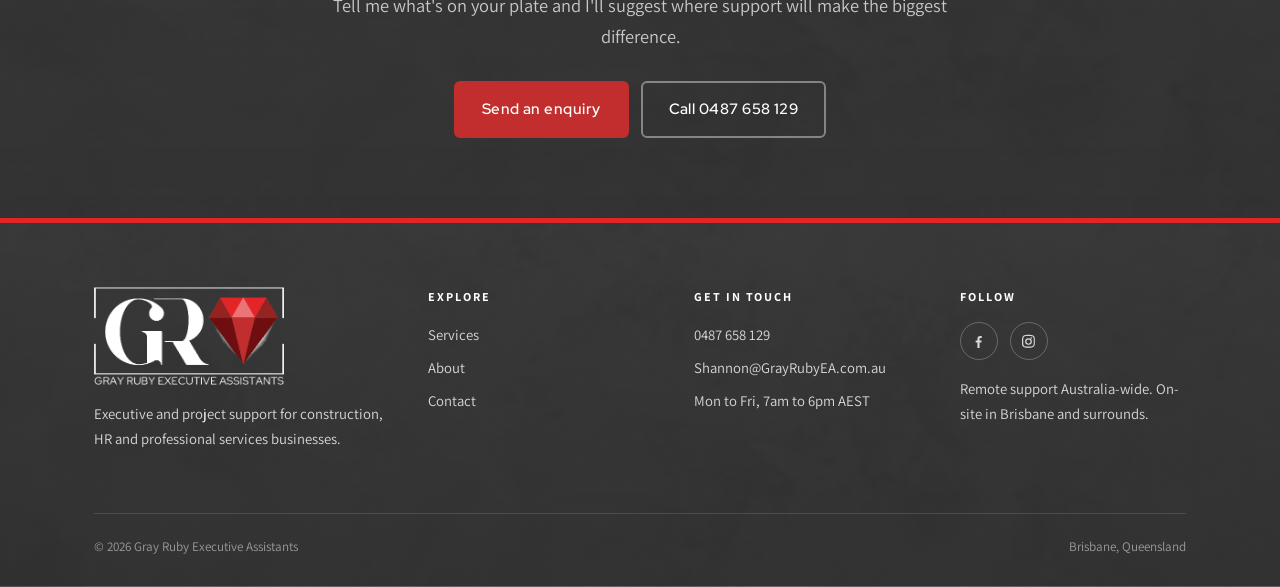
<file: services.html>
<!DOCTYPE html>
<html lang="en-AU">
<head>
<meta charset="utf-8">
<meta name="viewport" content="width=device-width, initial-scale=1">
<title>Services | Gray Ruby Executive Assistants</title>
<meta name="description" content="Calendar, travel, accounts and payroll, project coordination, contractor management, WHS, document formatting and systems setup.">
<link rel="canonical" href="https://www.grayrubyea.com.au/services">
<meta property="og:type" content="website">
<meta property="og:title" content="Services | Gray Ruby Executive Assistants">
<meta property="og:description" content="Calendar, travel, accounts and payroll, project coordination, contractor management, WHS, document formatting and systems setup.">
<meta property="og:url" content="https://www.grayrubyea.com.au/services">
<meta property="og:image" content="https://www.grayrubyea.com.au/share.jpg">
<meta name="twitter:card" content="summary_large_image">
<link rel="icon" type="image/png" sizes="32x32" href="/favicon-32.png">
<link rel="apple-touch-icon" href="/apple-touch-icon.png">
<meta name="theme-color" content="#2f2f2f">
<link rel="preconnect" href="https://fonts.googleapis.com">
<link rel="preconnect" href="https://fonts.gstatic.com" crossorigin>
<link href="https://fonts.googleapis.com/css2?family=Assistant:wght@400;600;700&family=Red+Hat+Display:wght@300;400;500;600;700&display=swap" rel="stylesheet">
<link rel="stylesheet" href="/styles.css">
<script>try{if(!sessionStorage.getItem("gr-intro")){document.documentElement.classList.add("ruby-intro");sessionStorage.setItem("gr-intro","1")}}catch(e){document.documentElement.classList.add("ruby-intro")}</script>
</head>
<body>
<header class="site-header">
  <div class="wrap">
    <a class="brand" href="/" aria-label="Gray Ruby Executive Assistants home">
      <span class="brand-mark"><img src="/mark-gr.png" alt="" width="205" height="93"><img class="logo-ruby" src="/ruby-mask.png" alt="" width="74" height="70"><span class="ruby-shine" aria-hidden="true"></span></span>
      <span class="brand-text"><b>GRAY RUBY</b><span>EXECUTIVE ASSISTANTS</span></span>
    </a>
    <button class="menu-toggle" aria-label="Open menu" aria-expanded="false" aria-controls="nav"><span></span><span></span><span></span></button>
    <nav class="nav" id="nav">
      <a href="/">Home</a>
      <a href="/services" aria-current="page">Services</a>
      <a href="/about">About</a>
      <a href="/contact">Contact</a>
      <a class="btn" href="/contact">Send an enquiry</a>
    </nav>
  </div>
</header>
<main>

<section class="page-head dark ruby-rule">
  <div class="wrap">
    <span class="eyebrow">Services</span>
    <h1>Support built around your business</h1>
    <p class="lead">No packages and no paying for things you don't need. Pick the support that fits, and I'll tailor it to the way your business works.</p>
  </div>
</section>

<section class="section">
  <div class="wrap">
    <article class="service" id="s1">
      <div class="num">01</div>
      <div>
        <div class="tag">Never miss a beat</div>
        <h2>Calendar and schedule management</h2>
        <p>Your diary run properly, so the right meetings happen at the right time and nothing sneaks up on you.</p>
        <ul><li>Diary and inbox management</li><li>Meeting and site visit coordination</li><li>Deadline and renewal tracking</li><li>Reminders and follow-ups</li></ul>
      </div>
    </article>
    <article class="service" id="s2">
      <div class="num">02</div>
      <div>
        <div class="tag">Sick of fighting booking.com?</div>
        <h2>Travel coordination and logistics</h2>
        <p>Flights, accommodation and transport booked and organised, with itineraries that make sense for your team.</p>
        <ul><li>Flights and accommodation</li><li>Ground transport and car hire</li><li>Itineraries for staff and crews</li><li>Changes and cancellations handled</li></ul>
      </div>
    </article>
    <article class="service" id="s3">
      <div class="num">03</div>
      <div>
        <div class="tag">Money in, money out</div>
        <h2>Accounts and payroll</h2>
        <p>Keep cash flowing with payroll, payables, receivables and claims handled accurately and on time.</p>
        <ul><li>Payroll processing</li><li>Accounts payable and receivable</li><li>Monthly progress claims</li><li>Invoicing and payment follow-ups</li></ul>
      </div>
    </article>
    <article class="service" id="s4">
      <div class="num">04</div>
      <div>
        <div class="tag">Allow us to rally the troops</div>
        <h2>Project coordination and support</h2>
        <p>Assisting with project meetings, minutes, action tracking and milestone follow-ups, so your projects stay organised and your team can focus on delivery.</p>
        <ul><li>Project meeting coordination</li><li>Meeting minutes and action lists</li><li>Milestone follow-ups</li><li>Project documentation</li></ul>
      </div>
    </article>
    <article class="service" id="s5">
      <div class="num">05</div>
      <div>
        <div class="tag">Keep the subbies sorted</div>
        <h2>Vendor and contractor management</h2>
        <p>Contractors and suppliers onboarded, organised and paid, with the paperwork in order.</p>
        <ul><li>Subcontractor onboarding</li><li>Contract support</li><li>Vendor coordination</li><li>Contractor payments</li></ul>
      </div>
    </article>
    <article class="service" id="s6">
      <div class="num">06</div>
      <div>
        <div class="tag">Safety paperwork, sorted</div>
        <h2>Workplace health and safety</h2>
        <p>Compliance records kept current by someone with a Diploma of Workplace Health and Safety.</p>
        <ul><li>Training records and registers</li><li>Incident reports</li><li>SWMS and JSA documentation</li><li>Compliance documents</li></ul>
      </div>
    </article>
    <article class="service" id="s7">
      <div class="num">07</div>
      <div>
        <div class="tag">We love paperwork!</div>
        <h2>Document design and formatting</h2>
        <p>Polishing training modules, presentations, policies and marketing material so they look professional and on-brand.</p>
        <ul><li>Training modules and hand-outs</li><li>Presentations and slide decks</li><li>Policies and procedures</li><li>Marketing material</li></ul>
      </div>
    </article>
    <article class="service" id="s8">
      <div class="num">08</div>
      <div>
        <div class="tag">Get everyone on the same page</div>
        <h2>Systems and setup</h2>
        <p>Assisting with setting up and organising the systems your business runs on, from SharePoint sites and file structures to registers and templates, so information is easy to find and everyone works the same way.</p>
        <ul><li>SharePoint sites</li><li>File structures</li><li>Registers</li><li>Templates</li></ul>
      </div>
    </article>
  </div>
</section>

<section class="cta dark ruby-rule">
  <div class="wrap">
    <div class="gem" aria-hidden="true"><img src="/ruby.png" alt="" width="256" height="256"><span class="gem-shine"></span></div>
    <span class="eyebrow">Not sure where to start?</span>
    <h2>Let's have a chat</h2>
    <p class="lead" style="margin:0 auto">Tell me what's on your plate and I'll suggest where support will make the biggest difference.</p>
    <div class="btn-row"><a class="btn" href="/contact">Send an enquiry</a><a class="btn ghost" href="tel:+61487658129">Call 0487 658 129</a></div>
  </div>
</section>
</main>
<footer class="site-footer dark">
  <div class="wrap">
    <div class="cols">
      <div>
        <img src="/logo-stacked-white.png" alt="Gray Ruby Executive Assistants" width="416" height="213">
        <p>Executive and project support for construction, HR and professional services businesses.</p>
      </div>
      <div>
        <h4>Explore</h4>
        <ul>
          <li><a href="/services">Services</a></li>
          <li><a href="/about">About</a></li>
          <li><a href="/contact">Contact</a></li>
        </ul>
      </div>
      <div>
        <h4>Get in touch</h4>
        <ul>
          <li><a href="tel:+61487658129">0487 658 129</a></li>
          <li><a href="mailto:Shannon@GrayRubyEA.com.au">Shannon@GrayRubyEA.com.au</a></li>
          <li>Mon to Fri, 7am to 6pm AEST</li>
        </ul>
      </div>
      <div>
        <h4>Follow</h4>
        <div class="social">
          <a href="https://www.facebook.com/profile.php?id=61559877953396" target="_blank" rel="noopener" aria-label="Gray Ruby EA on Facebook"><svg viewBox="0 0 24 24" aria-hidden="true"><path d="M13.5 21v-7.5h2.5l.4-3h-2.9V8.6c0-.9.3-1.5 1.5-1.5h1.6V4.4c-.3 0-1.2-.1-2.3-.1-2.3 0-3.8 1.4-3.8 3.9v2.3H8v3h2.5V21h3z"/></svg></a>
          <a href="https://www.instagram.com/grayrubyea" target="_blank" rel="noopener" aria-label="Gray Ruby EA on Instagram"><svg viewBox="0 0 24 24" aria-hidden="true"><path d="M12 7.3A4.7 4.7 0 1 0 12 16.7 4.7 4.7 0 0 0 12 7.3zm0 7.7a3 3 0 1 1 0-6 3 3 0 0 1 0 6zm4.9-7.9a1.1 1.1 0 1 1-2.2 0 1.1 1.1 0 0 1 2.2 0zM21 8.1c-.1-1.5-.4-2.8-1.5-3.9S17.1 2.8 15.6 2.7C14.1 2.6 9.9 2.6 8.4 2.7 6.9 2.8 5.6 3.1 4.5 4.2S3 6.6 2.9 8.1c-.1 1.5-.1 5.7 0 7.2.1 1.5.4 2.8 1.5 3.9s2.4 1.4 3.9 1.5c1.5.1 5.7.1 7.2 0 1.5-.1 2.8-.4 3.9-1.5s1.4-2.4 1.5-3.9c.1-1.5.1-5.7 0-7.2zm-2 8.8a3 3 0 0 1-1.7 1.7c-1.2.5-4 .4-5.3.4s-4.1.1-5.3-.4a3 3 0 0 1-1.7-1.7c-.5-1.2-.4-4-.4-5.3s-.1-4.1.4-5.3A3 3 0 0 1 6.7 4.6C7.9 4.1 10.7 4.2 12 4.2s4.1-.1 5.3.4A3 3 0 0 1 19 6.3c.5 1.2.4 4 .4 5.3s.1 4.1-.4 5.3z"/></svg></a>
        </div>
        <p style="margin-top:16px">Remote support Australia-wide. On-site in Brisbane and surrounds.</p>
      </div>
    </div>
    <div class="legal">
      <span>&copy; <span data-year>2026</span> Gray Ruby Executive Assistants</span>
      <span>Brisbane, Queensland</span>
    </div>
  </div>
</footer>
<script src="/site.js"></script>
</body>
</html>
</file>
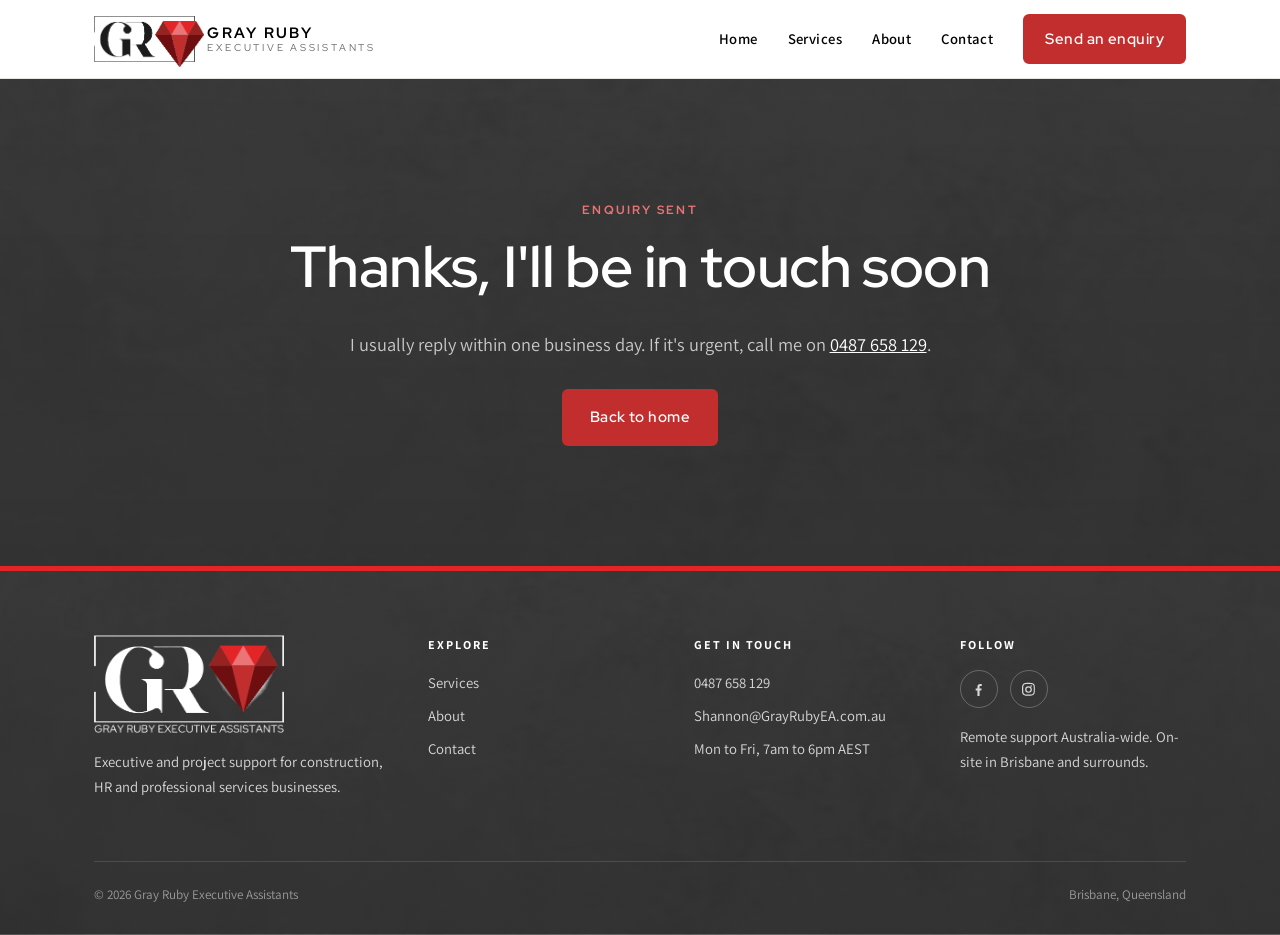
<file: thanks.html>
<!DOCTYPE html>
<html lang="en-AU">
<head>
<meta charset="utf-8">
<meta name="viewport" content="width=device-width, initial-scale=1">
<title>Thank you | Gray Ruby Executive Assistants</title>
<meta name="description" content="Thanks for your enquiry.">
<link rel="canonical" href="https://www.grayrubyea.com.au/thanks">
<meta property="og:type" content="website">
<meta property="og:title" content="Thank you | Gray Ruby Executive Assistants">
<meta property="og:description" content="Thanks for your enquiry.">
<meta property="og:url" content="https://www.grayrubyea.com.au/thanks">
<meta property="og:image" content="https://www.grayrubyea.com.au/share.jpg">
<meta name="twitter:card" content="summary_large_image">
<link rel="icon" type="image/png" sizes="32x32" href="/favicon-32.png">
<link rel="apple-touch-icon" href="/apple-touch-icon.png">
<meta name="theme-color" content="#2f2f2f">
<link rel="preconnect" href="https://fonts.googleapis.com">
<link rel="preconnect" href="https://fonts.gstatic.com" crossorigin>
<link href="https://fonts.googleapis.com/css2?family=Assistant:wght@400;600;700&family=Red+Hat+Display:wght@300;400;500;600;700&display=swap" rel="stylesheet">
<link rel="stylesheet" href="/styles.css">
<script>try{if(!sessionStorage.getItem("gr-intro")){document.documentElement.classList.add("ruby-intro");sessionStorage.setItem("gr-intro","1")}}catch(e){document.documentElement.classList.add("ruby-intro")}</script>
</head>
<body>
<header class="site-header">
  <div class="wrap">
    <a class="brand" href="/" aria-label="Gray Ruby Executive Assistants home">
      <span class="brand-mark"><img src="/mark-gr.png" alt="" width="205" height="93"><img class="logo-ruby" src="/ruby-mask.png" alt="" width="74" height="70"><span class="ruby-shine" aria-hidden="true"></span></span>
      <span class="brand-text"><b>GRAY RUBY</b><span>EXECUTIVE ASSISTANTS</span></span>
    </a>
    <button class="menu-toggle" aria-label="Open menu" aria-expanded="false" aria-controls="nav"><span></span><span></span><span></span></button>
    <nav class="nav" id="nav">
      <a href="/">Home</a>
      <a href="/services">Services</a>
      <a href="/about">About</a>
      <a href="/contact">Contact</a>
      <a class="btn" href="/contact">Send an enquiry</a>
    </nav>
  </div>
</header>
<main>

<section class="page-head dark ruby-rule" style="padding:120px 0">
  <div class="wrap center">
    <span class="eyebrow">Enquiry sent</span>
    <h1>Thanks, I'll be in touch soon</h1>
    <p class="lead">I usually reply within one business day. If it's urgent, call me on <a href="tel:+61487658129" style="color:#fff">0487 658 129</a>.</p>
    <div class="btn-row" style="justify-content:center"><a class="btn" href="/">Back to home</a></div>
  </div>
</section>
</main>
<footer class="site-footer dark">
  <div class="wrap">
    <div class="cols">
      <div>
        <img src="/logo-stacked-white.png" alt="Gray Ruby Executive Assistants" width="416" height="213">
        <p>Executive and project support for construction, HR and professional services businesses.</p>
      </div>
      <div>
        <h4>Explore</h4>
        <ul>
          <li><a href="/services">Services</a></li>
          <li><a href="/about">About</a></li>
          <li><a href="/contact">Contact</a></li>
        </ul>
      </div>
      <div>
        <h4>Get in touch</h4>
        <ul>
          <li><a href="tel:+61487658129">0487 658 129</a></li>
          <li><a href="mailto:Shannon@GrayRubyEA.com.au">Shannon@GrayRubyEA.com.au</a></li>
          <li>Mon to Fri, 7am to 6pm AEST</li>
        </ul>
      </div>
      <div>
        <h4>Follow</h4>
        <div class="social">
          <a href="https://www.facebook.com/profile.php?id=61559877953396" target="_blank" rel="noopener" aria-label="Gray Ruby EA on Facebook"><svg viewBox="0 0 24 24" aria-hidden="true"><path d="M13.5 21v-7.5h2.5l.4-3h-2.9V8.6c0-.9.3-1.5 1.5-1.5h1.6V4.4c-.3 0-1.2-.1-2.3-.1-2.3 0-3.8 1.4-3.8 3.9v2.3H8v3h2.5V21h3z"/></svg></a>
          <a href="https://www.instagram.com/grayrubyea" target="_blank" rel="noopener" aria-label="Gray Ruby EA on Instagram"><svg viewBox="0 0 24 24" aria-hidden="true"><path d="M12 7.3A4.7 4.7 0 1 0 12 16.7 4.7 4.7 0 0 0 12 7.3zm0 7.7a3 3 0 1 1 0-6 3 3 0 0 1 0 6zm4.9-7.9a1.1 1.1 0 1 1-2.2 0 1.1 1.1 0 0 1 2.2 0zM21 8.1c-.1-1.5-.4-2.8-1.5-3.9S17.1 2.8 15.6 2.7C14.1 2.6 9.9 2.6 8.4 2.7 6.9 2.8 5.6 3.1 4.5 4.2S3 6.6 2.9 8.1c-.1 1.5-.1 5.7 0 7.2.1 1.5.4 2.8 1.5 3.9s2.4 1.4 3.9 1.5c1.5.1 5.7.1 7.2 0 1.5-.1 2.8-.4 3.9-1.5s1.4-2.4 1.5-3.9c.1-1.5.1-5.7 0-7.2zm-2 8.8a3 3 0 0 1-1.7 1.7c-1.2.5-4 .4-5.3.4s-4.1.1-5.3-.4a3 3 0 0 1-1.7-1.7c-.5-1.2-.4-4-.4-5.3s-.1-4.1.4-5.3A3 3 0 0 1 6.7 4.6C7.9 4.1 10.7 4.2 12 4.2s4.1-.1 5.3.4A3 3 0 0 1 19 6.3c.5 1.2.4 4 .4 5.3s.1 4.1-.4 5.3z"/></svg></a>
        </div>
        <p style="margin-top:16px">Remote support Australia-wide. On-site in Brisbane and surrounds.</p>
      </div>
    </div>
    <div class="legal">
      <span>&copy; <span data-year>2026</span> Gray Ruby Executive Assistants</span>
      <span>Brisbane, Queensland</span>
    </div>
  </div>
</footer>
<script src="/site.js"></script>
</body>
</html>
</file>
<file: styles.css>
:root {
  --ruby: #C22D2D;
  --ruby-bright: #E42528;
  --ruby-deep: #6E0E10;
  --ruby-soft: #EB7476;
  --ink: #010101;
  --text: #3d3d3d;
  --muted: #6b6b6b;
  --line: #e6e4e1;
  --paper: #ffffff;
  --warm: #f3f1ee;
  --stone: #FCFAFA;
  --concrete: #2f2f2f;
  --serif: "Red Hat Display", "Helvetica Neue", Arial, sans-serif;
  --sans: "Assistant", "Helvetica Neue", Arial, sans-serif;
  --display: "Red Hat Display", "Helvetica Neue", Arial, sans-serif;
  --wrap: 1140px;
  --radius: 10px;
}

*, *::before, *::after { box-sizing: border-box; }
html { scroll-behavior: smooth; }
body {
  margin: 0;
  font-family: var(--sans);
  font-size: 18px;
  line-height: 1.7;
  color: var(--text);
  background: var(--paper);
  -webkit-font-smoothing: antialiased;
}
img { max-width: 100%; height: auto; display: block; }
a { color: var(--ruby); }
a:hover { color: var(--ruby-deep); }
h1, h2, h3 { font-family: var(--serif); font-weight: 600; letter-spacing: -.01em; color: var(--ink); line-height: 1.15; margin: 0 0 .5em; }
h1 { font-size: clamp(2.3rem, 5vw, 3.6rem); }
h2 { font-size: clamp(1.9rem, 3.6vw, 2.6rem); }
h3 { font-size: 1.4rem; }
p { margin: 0 0 1em; }

.wrap { max-width: var(--wrap); margin: 0 auto; padding: 0 24px; }
.section { padding: 88px 0; }
.section.stone { background: var(--stone); border-top: 1px solid var(--line); border-bottom: 1px solid var(--line); }
.eyebrow {
  font-family: var(--display); font-size: .78rem; font-weight: 700;
  letter-spacing: .18em; text-transform: uppercase; color: var(--ruby);
  margin: 0 0 14px; display: block;
}
.lead { font-size: 1.15rem; color: var(--muted); max-width: 640px; }
.center { text-align: center; }
.center .lead { margin-left: auto; margin-right: auto; }

/* Buttons */
.btn {
  display: inline-block; font-family: var(--display); font-weight: 600; font-size: .95rem;
  letter-spacing: .03em; text-decoration: none; padding: 14px 26px; border-radius: 6px;
  border: 2px solid var(--ruby); background: var(--ruby); color: #fff; transition: background .2s, border-color .2s, color .2s;
}
.btn:hover { background: var(--ruby-deep); border-color: var(--ruby-deep); color: #fff; }
.btn.ghost { background: transparent; color: var(--ink); border-color: #bdbab5; }
.btn.ghost:hover { border-color: var(--ink); color: var(--ink); background: transparent; }
.dark .btn.ghost { color: #fff; border-color: rgba(255,255,255,.4); }
.dark .btn.ghost:hover { border-color: #fff; color: #fff; }
.btn-row { display: flex; flex-wrap: wrap; gap: 12px; margin-top: 28px; }

/* Header */
.site-header { position: sticky; top: 0; z-index: 50; background: rgba(255,255,255,.96); backdrop-filter: blur(6px); border-bottom: 1px solid var(--line); }
.site-header .wrap { display: flex; align-items: center; justify-content: space-between; height: 78px; }
.brand { display: flex; align-items: center; gap: 12px; text-decoration: none; }
.brand img { height: 46px; width: auto; }
.brand-text { font-family: var(--display); color: var(--ink); line-height: 1.15; }
.brand-text b { display: block; font-weight: 700; font-size: .95rem; letter-spacing: .16em; }
.brand-text span { display: block; font-size: .62rem; letter-spacing: .28em; color: var(--muted); }
.nav { display: flex; align-items: center; gap: 30px; }
.nav a { font-weight: 600; font-size: .92rem; color: var(--ink); text-decoration: none; letter-spacing: .03em; }
.nav a:hover, .nav a[aria-current="page"] { color: var(--ruby); }
.nav .btn { color: #fff; padding: 10px 20px; }
.nav .btn:hover { color: #fff; }
.menu-toggle { display: none; background: none; border: 0; padding: 8px; cursor: pointer; }
.menu-toggle span { display: block; width: 24px; height: 2px; background: var(--ink); margin: 5px 0; transition: transform .2s, opacity .2s; }

/* Dark concrete bands */
.dark {
  color: #d9d9d9;
  background-color: var(--concrete);
  background-image: linear-gradient(rgba(38,38,38,.88), rgba(38,38,38,.92)), url("concrete.jpg");
  background-size: cover; background-position: center;
}
.dark h1, .dark h2, .dark h3 { color: #fff; }
.dark .eyebrow { color: var(--ruby-soft); }
.dark .lead { color: #c9c9c9; }
.ruby-rule { border-bottom: 5px solid var(--ruby-bright); }

/* Hero */
.hero { padding: 0; overflow: hidden; }
.hero .wrap { display: grid; grid-template-columns: 1.15fr .85fr; gap: 48px; align-items: end; }
.hero-copy { padding: 96px 0 100px; }
.hero-photo { align-self: end; justify-self: center; }
.hero-photo { padding-top: 56px; }
.hero-photo img { max-height: 540px; width: auto; border-radius: 220px 220px 0 0; border: 6px solid rgba(255,255,255,.08); border-bottom: 0; }
.hero-points { list-style: none; padding: 0; margin: 28px 0 0; display: flex; flex-wrap: wrap; gap: 10px 24px; font-size: .92rem; color: #cfcfcf; }
.hero-points li::before { content: ""; display: inline-block; width: 8px; height: 8px; background: var(--ruby-bright); transform: rotate(45deg); margin-right: 10px; vertical-align: 1px; }

/* Page header (inner pages) */
.page-head { padding: 80px 0 72px; }
.page-head .lead { margin-bottom: 0; }

/* Cards / services grid */
.grid { display: grid; gap: 22px; }
.grid-4 { grid-template-columns: repeat(4, 1fr); }
.grid-3 { grid-template-columns: repeat(3, 1fr); }
.grid-2 { grid-template-columns: repeat(2, 1fr); }
.card { background: #fff; border: 1px solid var(--line); border-radius: var(--radius); padding: 28px 26px; }
.card h3 { font-size: 1.25rem; margin-bottom: .4em; }
.card p { font-size: .95rem; color: var(--muted); margin: 0; }
.card .num { font-family: var(--sans); font-weight: 700; color: var(--ruby); font-size: .8rem; letter-spacing: .14em; display: block; margin-bottom: 14px; }
.card::before { content: ""; display: block; width: 28px; height: 3px; background: var(--ruby); margin-bottom: 18px; }
.card.no-bar::before { display: none; }
.section-head { margin-bottom: 44px; }
.section-foot { margin-top: 40px; }

/* Split layout */
.split { display: grid; grid-template-columns: 1fr 1fr; gap: 64px; align-items: center; }
.split.photo-left { grid-template-columns: .9fr 1.1fr; }
.photo-frame { position: relative; }
.photo-frame img { border-radius: var(--radius); width: 100%; height: auto; }
.photo-frame::after { content: ""; position: absolute; inset: 18px -18px -18px 18px; border: 2px solid var(--ruby); border-radius: var(--radius); z-index: -1; }

/* Ticks */
.ticks { list-style: none; padding: 0; margin: 0; }
.ticks li { position: relative; padding: 0 0 14px 34px; }
.ticks li::before { content: ""; position: absolute; left: 4px; top: 8px; width: 11px; height: 11px; background: var(--ruby); transform: rotate(45deg); }
.ticks strong { color: var(--ink); }

/* Steps */
.steps { counter-reset: step; }
.step { position: relative; padding-top: 8px; }
.step .dot { width: 46px; height: 46px; border-radius: 50%; display: grid; place-items: center; background: var(--ruby); color: #fff; font-weight: 700; margin-bottom: 18px; }
.step h3 { font-size: 1.2rem; }
.step p { font-size: .95rem; margin: 0; }
.dark .step p { color: #c9c9c9; }

/* FAQ */
.faq { max-width: 820px; margin: 0 auto; }
.faq details { border-bottom: 1px solid var(--line); padding: 20px 0; }
.faq summary { cursor: pointer; list-style: none; font-family: var(--serif); font-weight: 600; font-size: 1.2rem; color: var(--ink); display: flex; justify-content: space-between; gap: 20px; }
.faq summary::-webkit-details-marker { display: none; }
.faq summary::after { content: "+"; font-family: var(--sans); color: var(--ruby); font-size: 1.5rem; line-height: 1; transition: transform .2s; }
.faq details[open] summary::after { transform: rotate(45deg); }
.faq details p { margin: 12px 0 0; color: var(--muted); }

/* CTA band */
.cta { text-align: center; padding: 80px 0; }
.cta .btn-row { justify-content: center; }

/* Services detail */
.service { display: grid; grid-template-columns: 90px 1fr; gap: 28px; padding: 40px 0; border-bottom: 1px solid var(--line); }
.service:last-child { border-bottom: 0; }
.service .num { font-family: var(--serif); font-weight: 300; font-size: 2.6rem; color: var(--ruby); line-height: 1; }
.service .tag { font-family: var(--sans); font-weight: 700; font-size: .78rem; letter-spacing: .14em; text-transform: uppercase; color: var(--muted); margin-bottom: 6px; }
.service h2 { font-size: 1.9rem; }
.service ul { margin: 12px 0 0; padding-left: 20px; columns: 2; column-gap: 40px; }

.service li { margin-bottom: 6px; break-inside: avoid; }
.service li::marker { color: var(--ruby); }

/* Contact */
.contact-grid { display: grid; grid-template-columns: 1.15fr .85fr; gap: 56px; align-items: start; }
.form { background: #fff; border: 1px solid var(--line); border-radius: var(--radius); padding: 36px; }
.form label { display: block; font-weight: 600; font-size: .9rem; color: var(--ink); margin-bottom: 6px; }
.form input, .form textarea { width: 100%; font: inherit; font-size: 1rem; padding: 12px 14px; border: 1px solid #cfccc7; border-radius: 6px; background: #fff; color: var(--ink); }
.form input:focus, .form textarea:focus { outline: none; border-color: var(--ruby); box-shadow: 0 0 0 3px rgba(194,45,45,.15); }
.form textarea { min-height: 150px; resize: vertical; }
.form .row { display: grid; grid-template-columns: 1fr 1fr; gap: 18px; }
.form .field { margin-bottom: 18px; }
.form .hidden { position: absolute; left: -9999px; }
.form .note { font-size: .85rem; color: var(--muted); margin: 14px 0 0; }
.contact-list { list-style: none; padding: 0; margin: 0 0 28px; }
.contact-list li { padding: 16px 0; border-bottom: 1px solid var(--line); }
.contact-list .k { display: block; font-size: .76rem; font-weight: 700; letter-spacing: .14em; text-transform: uppercase; color: var(--muted); }
.contact-list a, .contact-list .v { font-size: 1.1rem; color: var(--ink); text-decoration: none; font-weight: 600; }
.contact-list a:hover { color: var(--ruby); }
.contact-photo img { border-radius: var(--radius); }

/* Footer */
.site-footer { padding: 64px 0 28px; font-size: .92rem; }
.site-footer .cols { display: grid; grid-template-columns: 1.3fr 1fr 1fr 1fr; gap: 40px; }
.site-footer img { width: 190px; height: auto; margin-bottom: 16px; }
.site-footer h4 { font-family: var(--sans); font-size: .76rem; letter-spacing: .16em; text-transform: uppercase; color: #fff; margin: 0 0 14px; }
.site-footer ul { list-style: none; padding: 0; margin: 0; }
.site-footer li { margin-bottom: 8px; }
.site-footer a { color: #d9d9d9; text-decoration: none; }
.site-footer a:hover { color: var(--ruby-soft); }
.site-footer .legal { border-top: 1px solid rgba(255,255,255,.12); margin-top: 48px; padding-top: 22px; font-size: .82rem; color: #9a9a9a; display: flex; justify-content: space-between; flex-wrap: wrap; gap: 10px; }
.social { display: flex; gap: 12px; margin-top: 6px; }
.social a { width: 38px; height: 38px; border: 1px solid rgba(255,255,255,.25); border-radius: 50%; display: grid; place-items: center; }
.social a:hover { border-color: var(--ruby-soft); }
.social svg { width: 17px; height: 17px; fill: currentColor; }

/* Responsive */
@media (max-width: 980px) {
  .grid-4 { grid-template-columns: repeat(2, 1fr); }
  .grid-3 { grid-template-columns: 1fr 1fr; }
  .site-footer .cols { grid-template-columns: 1fr 1fr; }
}
@media (max-width: 820px) {
  body { font-size: 16px; }
  .section { padding: 64px 0; }
  .menu-toggle { display: block; }
  .nav { position: absolute; top: 78px; left: 0; right: 0; background: #fff; flex-direction: column; align-items: stretch; gap: 0; padding: 8px 24px 24px; border-bottom: 1px solid var(--line); display: none; }
  .nav.open { display: flex; }
  .nav a { padding: 14px 0; border-bottom: 1px solid var(--line); }
  .nav .btn { margin-top: 16px; text-align: center; border-bottom: 2px solid var(--ruby); }
  .hero .wrap, .split, .split.photo-left, .contact-grid { grid-template-columns: 1fr; gap: 36px; }
  .hero-copy { padding: 64px 0 0; }
  .hero-photo { padding-top: 0; }
  .hero-photo img { max-height: 420px; }
  .photo-frame { margin-right: 18px; }
  .service { grid-template-columns: 1fr; gap: 12px; }
  .service ul { columns: 1; }
  .form { padding: 24px; }
  .form .row { grid-template-columns: 1fr; gap: 0; }
}
@media (max-width: 560px) {
  .grid-4, .grid-3, .grid-2 { grid-template-columns: 1fr; }
  .site-footer .cols { grid-template-columns: 1fr; }
  .brand-text span { letter-spacing: .18em; }
  .brand img { height: 40px; }
}

/* ---------- Ruby flash effects ---------- */
/* A flash of light sweeps across the ruby every few seconds */
@keyframes shine {
  0%, 55% { background-position: 150% 0; }
  80%, 100% { background-position: -50% 0; }
}

/* Logo ruby */
.brand-mark { position: relative; display: block; }
.ruby-shine {
  position: absolute; left: 60.5%; top: 11.8%; width: 36.1%; height: 75.3%;
  -webkit-mask: url("ruby-mask.png") center / 100% 100% no-repeat;
          mask: url("ruby-mask.png") center / 100% 100% no-repeat;
  background: linear-gradient(115deg, transparent 38%, rgba(255,255,255,.95) 50%, transparent 62%) no-repeat;
  background-size: 300% 100%; background-position: 150% 0;
  animation: shine 4.5s ease-in-out infinite;
}

/* Large ruby in the call-to-action bands */
.gem { position: relative; width: 78px; height: 78px; margin: 0 auto 22px; }
.gem img { width: 100%; height: 100%; filter: drop-shadow(0 6px 14px rgba(228,37,40,.35)); animation: gem-glow 4s ease-in-out infinite; }
.gem-shine {
  position: absolute; inset: 0;
  -webkit-mask: url("ruby.png") center / 100% 100% no-repeat;
          mask: url("ruby.png") center / 100% 100% no-repeat;
  background: linear-gradient(115deg, transparent 38%, rgba(255,255,255,.95) 50%, transparent 62%) no-repeat;
  background-size: 300% 100%; background-position: 150% 0;
  animation: shine 4s ease-in-out infinite;
}
@keyframes gem-glow {
  0%, 55%, 100% { filter: drop-shadow(0 6px 14px rgba(228,37,40,.35)); }
  70% { filter: drop-shadow(0 0 22px rgba(235,116,118,.9)) brightness(1.15); }
}

/* Mini ruby bullet points, each flashing in turn */
.hero-points li, .ticks li, .service li { position: relative; }
.hero-points li::before, .ticks li::before, .service li::before {
  content: ""; position: absolute; transform: none; box-shadow: none; margin: 0;
  background: url("ruby.png") center / contain no-repeat;
}
.hero-points li { padding-left: 26px; }
.hero-points li::before { left: 0; top: 3px; width: 17px; height: 17px; }
.ticks li::before { left: 0; top: 4px; width: 21px; height: 21px; }
.service ul { list-style: none; padding-left: 0; }
.service li { padding-left: 24px; }
.service li::before { left: 0; top: 4px; width: 16px; height: 16px; }
.hero-points li::after, .ticks li::after, .service li::after {
  content: ""; position: absolute; pointer-events: none;
  -webkit-mask: url("ruby.png") center / contain no-repeat;
          mask: url("ruby.png") center / contain no-repeat;
  background: linear-gradient(115deg, transparent 35%, rgba(255,255,255,.95) 50%, transparent 65%) no-repeat;
  background-size: 300% 100%; background-position: 150% 0;
  animation: shine 4s ease-in-out infinite;
}
.hero-points li::after { left: 0; top: 3px; width: 17px; height: 17px; }
.ticks li::after { left: 0; top: 4px; width: 21px; height: 21px; }
.service li::after { left: 0; top: 4px; width: 16px; height: 16px; }
.hero-points li:nth-child(2)::after, .ticks li:nth-child(2)::after, .service li:nth-child(2)::after { animation-delay: .35s; }
.hero-points li:nth-child(3)::after, .ticks li:nth-child(3)::after, .service li:nth-child(3)::after { animation-delay: .7s; }
.ticks li:nth-child(4)::after, .service li:nth-child(4)::after { animation-delay: 1.05s; }
.ticks li:nth-child(5)::after { animation-delay: 1.4s; }

/* Respect people who've asked their device for less motion */
@media (prefers-reduced-motion: reduce) {
  .ruby-shine, .gem img, .gem-shine,
  .hero-points li::after, .ticks li::after, .service li::after { animation: none !important; }
}

/* Logo ruby: zooms in and settles into place when the site first opens (matches the email signature) */
.logo-ruby {
  position: absolute; left: 60.5%; top: 11.8%; width: 36.1%; height: 75.3%;
  transform-origin: 50% 50%;
}
.ruby-intro .logo-ruby { animation: ruby-drop 1.5s cubic-bezier(.2,.75,.25,1) .25s both; z-index: 60; }
.ruby-intro .ruby-shine { animation-delay: 1.6s; }
@keyframes ruby-drop {
  0%   { transform: scale(26) rotate(-8deg); opacity: 0; }
  12%  { opacity: .95; }
  75%  { transform: scale(.9) rotate(0deg); opacity: 1; }
  88%  { transform: scale(1.08); }
  100% { transform: scale(1); opacity: 1; }
}
@media (prefers-reduced-motion: reduce) {
  .ruby-intro .logo-ruby { animation: none; }
}

/* Testimonial */
.testimonial { max-width: 820px; margin: 0 auto; text-align: center; position: relative; }
.testimonial::before {
  content: "\201C"; display: block; font-family: var(--serif); font-weight: 700; font-size: 6rem;
  line-height: .8; color: var(--ruby); margin-bottom: 8px;
}
.testimonial .pull { font-family: var(--serif); font-weight: 600; font-size: clamp(1.6rem, 3vw, 2.2rem); color: var(--ink); line-height: 1.25; margin: 0 0 22px; }
.testimonial blockquote { margin: 0; color: var(--muted); font-size: 1.05rem; }
.testimonial blockquote p { margin: 0 0 14px; }
.testimonial figcaption { margin-top: 26px; display: inline-flex; flex-direction: column; align-items: center; gap: 2px; }
.testimonial figcaption::before { content: ""; width: 34px; height: 3px; background: var(--ruby); margin-bottom: 14px; }
.testimonial figcaption strong { color: var(--ink); font-family: var(--display); font-size: 1.05rem; }
.testimonial figcaption span { color: var(--muted); font-size: .92rem; letter-spacing: .04em; }
</file>
